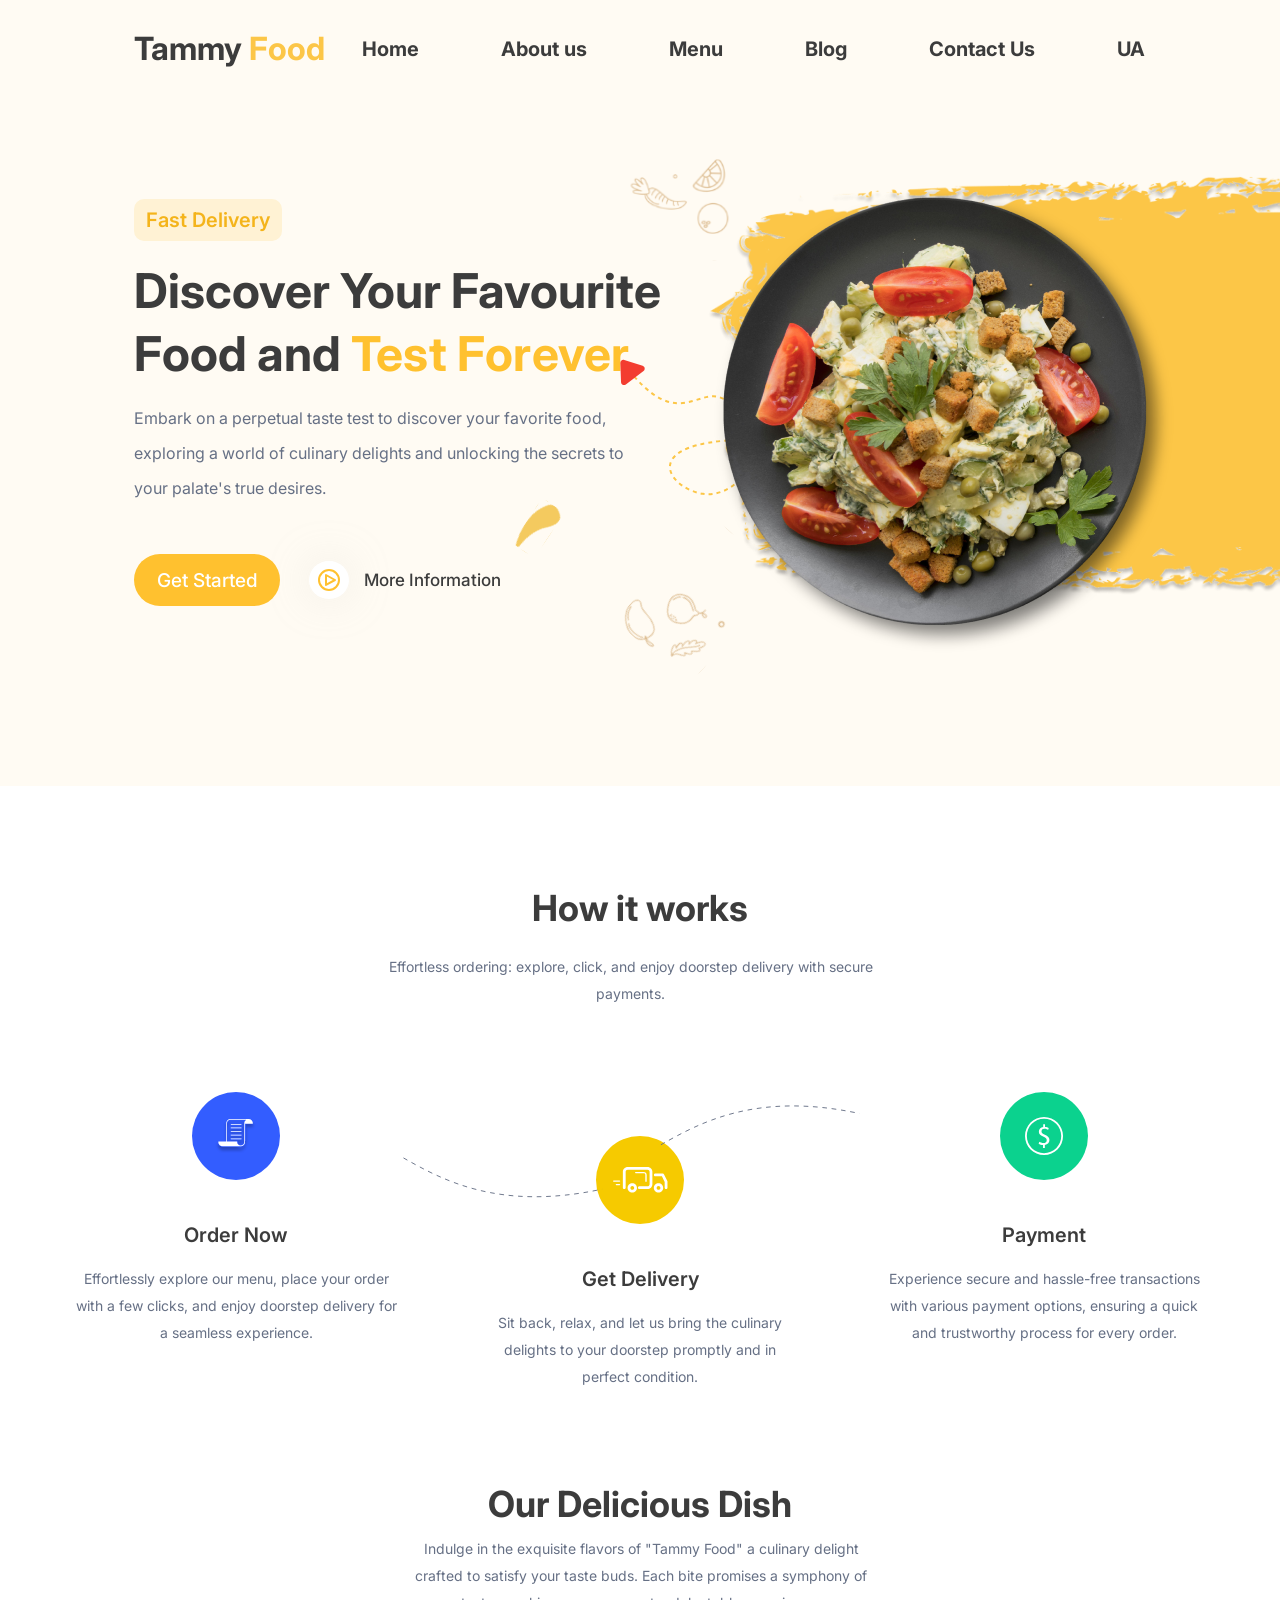
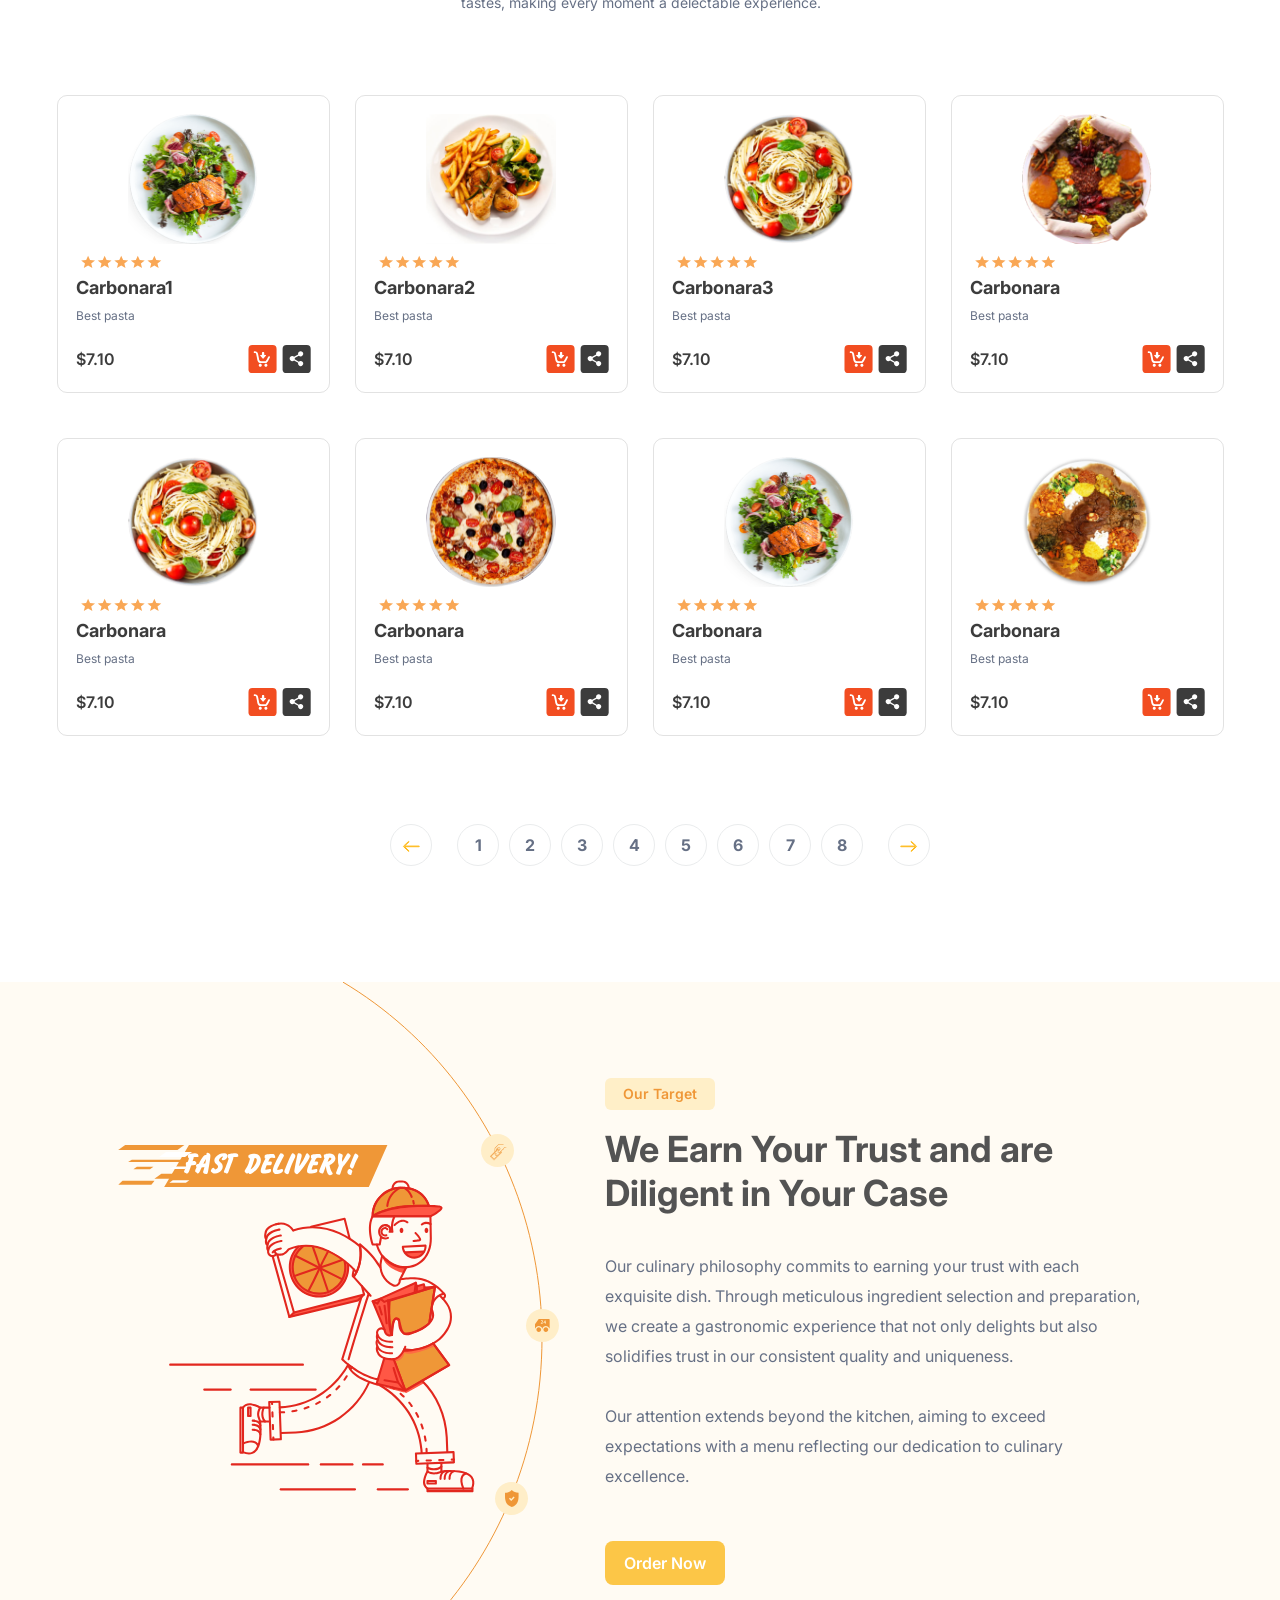
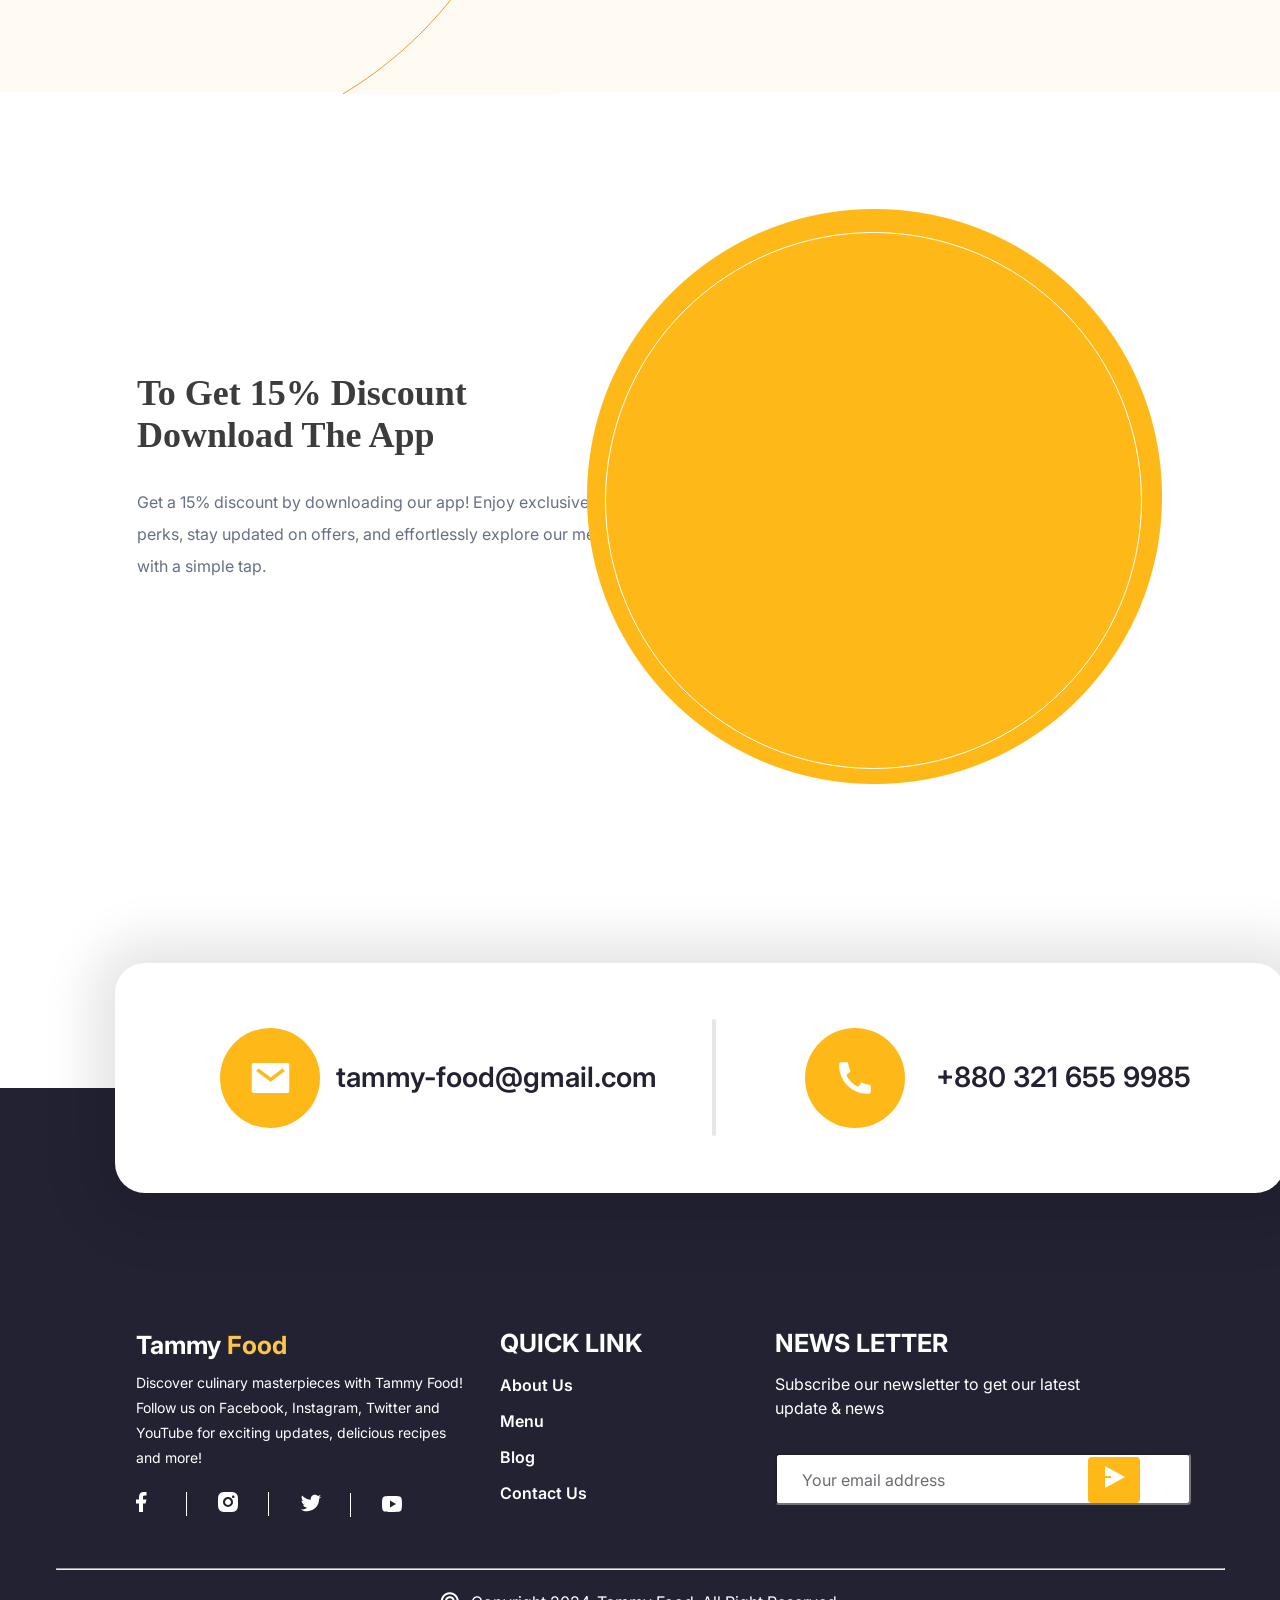
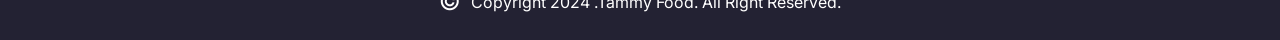
<file: index.html>
<!DOCTYPE html>
<html lang="en">

<head>
    <meta charset="UTF-8">
    <meta name="viewport" content="width=device-width, initial-scale=1.0">
    <meta name="robots" content="index, nofollow">
    <meta name="author" content="Uliana Dubrovska">
    <meta name="description" content="TammyFood best eat">
    <meta http-equiv="content-type" content="1">
    <link rel="preconnect" href="https://fonts.googleapis.com">
    <link rel="preconnect" href="https://fonts.gstatic.com" crossorigin>
    <link href="https://fonts.googleapis.com/css2?family=Inter:wght@400;500;600;700&display=swap" rel="stylesheet">
    <link href="https://unpkg.com/aos@2.3.1/dist/aos.css" rel="stylesheet">
    <link rel="stylesheet" href="https://cdnjs.cloudflare.com/ajax/libs/font-awesome/4.7.0/css/font-awesome.min.css">
    <link rel="icon" href="img/favicon/favicon%20(2).ico" type="image/x-icon">
    <!--Import materialize.css-->
    <link type="text/css" rel="stylesheet" href="style/materialize.css" media="screen,projection"/>
    <link rel="stylesheet" href="style/style.css">
    <title>Restaurant</title>
</head>

<body>
<div class="container">
    <header id="header" class="header">

        <nav class="header-menu">
            <a class="tammy" href="./">Tammy <span class="food">Food</span></a>

            <div class="information">
                <a class="main-anchors" href="index.html#header">Home</a>
                <a class="main-anchors" href="index.html#main">About us </a>
                <a class="main-anchors" href="index.html#menu">Menu</a>
                <a class="main-anchors" href="index.html#blog">Blog </a>
                <a class="main-anchors" href="index.html#contact">Contact Us</a>
                <a class="main-anchors" href="index-ua.html">UA</a>
            </div>
        </nav>

        <div class="photo">

            <img class="photo3" src="img/icons/about-us/Vector (2).svg" alt="photo3">
            <img class="photo4" src="img/icons/about-us/Vector.svg" alt="photo4">
            <img title="Arrow" class="photo5" src="img/icons/about-us/vector 3.svg" alt="photo5">
            <img class="photo6" src="img/icons/about-us/Shape.svg" alt="photo5">

            <div class="banner-info">

                <div class="button">
                    <span>Fast Delivery</span>
                </div>

                <h1 class="discover">Discover Your Favourite Food and
                    <span class="testForever">Test Forever</span>
                </h1>

                <h3 class="lorem">
                    Embark on a perpetual taste test to discover your favorite food, exploring a world of culinary
                    delights
                    and unlocking the secrets to your palate's true desires.
                </h3>

                <div class="more-information">
                    <a href="" class="waves-effect waves-light getStarted">
                        Get Started
                    </a>

                    <a class="button-information" href="">
                    <span class="circle">
                        <img class="img3 " src="img/icons/about-us/image 3.svg" alt="photo2">
                    </span>
                        <h2 class="more">More Information</h2>
                    </a>
                </div>
            </div>

            <div class="position-photo">
                <img data-aos="zoom-in" class="photo1" src="img/photo/about-us/image 2.png" alt="eat">
                <img class="photo2" src="img/photo/about-us/image 3 (1).png" alt="eat">
            </div>
        </div>
    </header>

    <main>

        <div id="main" class="main">

            <div class="about-us">
                <h1 class="describe">How it works</h1>

                <p class="lorem-2">Effortless ordering: explore, click, and enjoy doorstep delivery with secure
                    payments.
                </p>
            </div>

            <div class="about-us-parent">

                <div class="about-us-line-1">

                    <div class="overlay-1"></div>

                    <img src="img/icons/about-us/abous-us-line-1.svg" alt="about-us-line-1">
                </div>

                <div class="about-us-line-2">

                    <div class="overlay-2"></div>

                    <img src="img/icons/about-us/abous-us-line-2.svg" alt="abous-us-line-2">
                </div>

                <div class="about-us-block">

                <span class="circle-1 circle-base">
                    <img class="icons-1" src="img/icons/how-works/icons1.svg" alt="icons1">
                </span>

                    <h2 class="about-us-block-title">Order Now</h2>

                    <p class="lorem-3">Effortlessly explore our menu, place your order with a few clicks, and enjoy
                        doorstep
                        delivery for a seamless experience.
                    </p>
                </div>

                <div class="about-us-block ">

                <span class="circle-2 circle-base">
                    <img class="icons-2" src="img/icons/how-works/icons2.svg" alt="icons2">
                </span>

                    <h2 class="about-us-block-title">Get Delivery</h2>

                    <p class="lorem-3">Sit back, relax, and let us bring the culinary delights to your doorstep promptly
                        and
                        in perfect condition.
                    </p>
                </div>

                <div class="about-us-block">

                <span class="circle-3 circle-base">
                    <img class="icons-3" src="img/icons/how-works/icons3.svg" alt="icons3">
                </span>

                    <h2 class="about-us-block-title">Payment</h2>

                    <p class="lorem-3"> Experience secure and hassle-free transactions with various payment options,
                        ensuring
                        a quick and trustworthy process for every order.
                    </p>
                </div>
            </div>
        </div>

        <div id="menu" class="menu-main">

            <div class="menu-title">
                <h1 class="menu-dish">Our Delicious Dish</h1>

                <p class="lorem-menu">Indulge in the exquisite flavors of "Tammy Food" a culinary delight crafted
                    to satisfy your taste buds. Each bite promises a symphony of tastes, making every moment a
                    delectable
                    experience.
                </p>
            </div>

            <div>
                <div id="menuParent" class="menu-parent page">

                    <!--                <div class="menu-block">-->

                    <!--                    <div class="dish">-->
                    <!--                        <img height="130px" src="img/photo/menu/dish1.png" alt="dish1">-->
                    <!--                    </div>-->

                    <!--                    <div class="stars">-->
                    <!--                        <img src="img/icons/menu/strars.svg" alt="stars">-->
                    <!--                    </div>-->

                    <!--                    <p class="dish-title">New York Vega</p>-->
                    <!--                    <p class="dish-describe">Lorem Ipsum is simply dummy text of the printing and typesetting...</p>-->

                    <!--                    <div class="flex-container">-->

                    <!--                        <div>-->
                    <!--                            <p class="dish-price">$7.10</p>-->
                    <!--                        </div>-->

                    <!--                        <div class="menu-icons">-->
                    <!--                            <button class="button-shop-1">-->
                    <!--                                <img src="img/icons/menu/dish-icon1.svg" alt="icon1">-->
                    <!--                            </button>-->

                    <!--                            <button class="button-shop-2">-->
                    <!--                                <img src="img/icons/menu/dish-icon2.svg" alt="icon2">-->
                    <!--                            </button>-->
                    <!--                        </div>-->
                    <!--                    </div>-->
                    <!--                </div>-->
                </div>

                <nav class="pagination">


                    <ul class="pagination-list">

                        <li class="waves-effect waves-circle waves-light page-item page-link ">
                            <a>
                                <svg width="18" height="12" viewBox="0 0 18 12" fill="none"
                                     xmlns="http://www.w3.org/2000/svg">
                                    <path
                                            d="M1.50857 6.17296L6.50857 1.48596C6.57289 1.42715 6.6569 1.39453 6.74407 1.39453C6.83123 1.39453 6.91524 1.42715 6.97957 1.48596C7.01018 1.51407 7.03462 1.54822 7.05134 1.58626C7.06806 1.62431 7.07669 1.66541 7.07669 1.70696C7.07669 1.74852 7.06806 1.78962 7.05134 1.82766C7.03462 1.86571 7.01018 1.89986 6.97957 1.92796L2.54857 6.08196H17.0756C17.1181 6.07956 17.1607 6.08586 17.2007 6.10047C17.2407 6.11509 17.2773 6.13772 17.3082 6.16697C17.3392 6.19623 17.3638 6.23149 17.3807 6.27061C17.3976 6.30973 17.4062 6.35187 17.4062 6.39446C17.4062 6.43706 17.3976 6.4792 17.3807 6.51832C17.3638 6.55744 17.3392 6.5927 17.3082 6.62196C17.2773 6.65121 17.2407 6.67384 17.2007 6.68846C17.1607 6.70307 17.1181 6.70937 17.0756 6.70696H2.54657L6.97757 10.861C7.00818 10.8891 7.03262 10.9232 7.04934 10.9613C7.06606 10.9993 7.07469 11.0404 7.07469 11.082C7.07469 11.1235 7.06606 11.1646 7.04934 11.2027C7.03262 11.2407 7.00818 11.2749 6.97757 11.303C6.91324 11.3618 6.82923 11.3944 6.74207 11.3944C6.6549 11.3944 6.57089 11.3618 6.50657 11.303L1.50657 6.61496C1.47608 6.58672 1.45179 6.55246 1.43525 6.51434C1.4187 6.47622 1.41025 6.43508 1.41044 6.39352C1.41063 6.35197 1.41945 6.31091 1.43634 6.27294C1.45323 6.23497 1.47783 6.20093 1.50857 6.17296V6.17296Z"
                                            stroke="#FEB918" stroke-miterlimit="10"/>
                                </svg>
                            </a>
                        </li>

                        <li style="display: flex; gap: 10px" class="paginator" onclick="pagination(event)"></li>

                        <li class="waves-effect waves-circle waves-light page-item page-link">
                            <a>
                                <svg width="18" height="12" viewBox="0 0 18 12" fill="none"
                                     xmlns="http://www.w3.org/2000/svg">
                                    <path
                                            d="M16.4914 6.17296L11.4914 1.48596C11.4271 1.42715 11.3431 1.39453 11.2559 1.39453C11.1688 1.39453 11.0848 1.42715 11.0204 1.48596C10.9898 1.51407 10.9654 1.54822 10.9487 1.58626C10.9319 1.62431 10.9233 1.66541 10.9233 1.70696C10.9233 1.74852 10.9319 1.78962 10.9487 1.82766C10.9654 1.86571 10.9898 1.89986 11.0204 1.92796L15.4514 6.08196H0.924435C0.88191 6.07956 0.839341 6.08586 0.799334 6.10047C0.759328 6.11509 0.722726 6.13772 0.691769 6.16697C0.660812 6.19623 0.636152 6.23149 0.619297 6.27061C0.602443 6.30973 0.59375 6.35187 0.59375 6.39446C0.59375 6.43706 0.602443 6.4792 0.619297 6.51832C0.636152 6.55744 0.660812 6.5927 0.691769 6.62196C0.722726 6.65121 0.759328 6.67384 0.799334 6.68846C0.839341 6.70307 0.88191 6.70937 0.924435 6.70696H15.4534L11.0224 10.861C10.9918 10.8891 10.9674 10.9232 10.9507 10.9613C10.9339 10.9993 10.9253 11.0404 10.9253 11.082C10.9253 11.1235 10.9339 11.1646 10.9507 11.2027C10.9674 11.2407 10.9918 11.2749 11.0224 11.303C11.0868 11.3618 11.1708 11.3944 11.2579 11.3944C11.3451 11.3944 11.4291 11.3618 11.4934 11.303L16.4934 6.61496C16.5239 6.58672 16.5482 6.55246 16.5648 6.51434C16.5813 6.47622 16.5897 6.43508 16.5896 6.39352C16.5894 6.35197 16.5806 6.31091 16.5637 6.27294C16.5468 6.23497 16.5222 6.20093 16.4914 6.17296V6.17296Z"
                                            stroke="#FEB918" stroke-miterlimit="10"/>
                                </svg>
                            </a>
                        </li>
                    </ul>
                </nav>
            </div>


        </div>

        <div id="blog" class="fast-delivery">

            <div class="man-delivery">
                <img class="elips" src="img/icons/target/Slice%201.svg" alt="">
                <img class="man" src="img/icons/target/Group%20122.svg" alt="">
                <img class="text-path" src="img/icons/target/Group%20123.svg" alt="">
                <img class="path-1" src="img/icons/target/Path%201.svg" alt="">
                <img class="path-2" src="img/icons/target/Path%20131.svg" alt="">
                <img class="path-3" src="img/icons/target/Path%20133.svg" alt="">
                <img class="path-4" src="img/icons/target/Path%20134.svg" alt="">
                <img class="path-5" src="img/icons/target/Path%20137.svg" alt="">
                <img class="path-6" src="img/icons/target/Path%20138.svg" alt="">
                <img class="white-path-1" src="img/icons/target/Path%20132.svg" alt="">
                <img class="white-path-2" src="img/icons/target/Path%20135.svg" alt="">
                <img class="white-path-3" src="img/icons/target/Path%20136.svg" alt="">
            </div>

            <div class="target">
                <p class="button-target">Our Target</p>

                <h1 class="trust-diligent">We Earn Your Trust and are Diligent in Your Case</h1>

                <p class="main-text-delivery">
                    Our culinary philosophy commits to earning your trust with each exquisite dish. Through meticulous
                    ingredient selection and preparation, we create a gastronomic experience that not only delights but
                    also
                    solidifies trust in our consistent quality and uniqueness.
                    <br>
                    <br>
                    Our attention extends beyond the kitchen, aiming to exceed expectations with a menu reflecting our
                    dedication to culinary excellence.
                </p>

                <a href="#" class="waves-effect waves-light button-order">Order Now</a>
            </div>
        </div>

        <div class="app">

            <div class="download-app">
                <h1 class="discount-app">To Get 15% Discount Download The App</h1>

                <p class="describe-app">Get a 15% discount by downloading our app! Enjoy exclusive perks, stay updated
                    on
                    offers, and effortlessly explore our menu with a simple tap.
                </p>
            </div>

            <div class="phone">
                <img data-aos="flip-right" class="slice-phone" src="img/photo/discount/Slice_1-removebg-preview.png"
                     alt="">
                <img data-aos="fade-down" class="circle-element-1" src="img/icons/discount/Group%2033404.svg" alt="">
                <img data-aos="fade-down" class="circle-element-2" src="img/icons/discount/Group%2033406.svg" alt="">
                <img data-aos="fade-down" class="circle-element-3" src="img/icons/discount/Group%2033501.svg" alt="">
                <img data-aos="fade-down" class="circle-element-4" src="img/icons/discount/Group%2033502.svg" alt="">
                <img class="circle-phone" src="img/photo/discount/Rectangle%204861.png" alt="">
                <img class="circle-circle" src="img/icons/discount/Rectangle%204862.svg" alt="">
            </div>
        </div>
    </main>

    <footer id="contact" class="footer">

        <div class="main-footer">

            <div class="tammy-food-link">
                <h1 class="tammy-footer">Tammy <span class="food-footer">Food</span></h1>

                <p class="describe-footer">Discover culinary masterpieces with Tammy Food! Follow us on Facebook,
                    Instagram,
                    Twitter and YouTube for exciting updates, delicious recipes and more!
                </p>

                <div class="link-icons">

              <span class="program-icons">
                  <a target="_blank" href="https://www.facebook.com/">
                      <svg class="programs" width="11" height="20" viewBox="0 0 11 20" fill="none"
                           xmlns="http://www.w3.org/2000/svg">
                          <path d="M7 11.5H9.5L10.5 7.5H7V5.5C7 4.47 7 3.5 9 3.5H10.5V0.14C10.174 0.0970001 8.943 0 7.643 0C4.928 0 3 1.657 3 4.7V7.5H0V11.5H3V20H7V11.5Z"
                                fill="white"/>
                      </svg>
                  </a>
              </span>

                    <span class="program-icons">
                    <a target="_blank" href="https://www.instagram.com/">
                        <svg class="programs" width="20" height="20" viewBox="0 0 20 20" fill="none"
                             xmlns="http://www.w3.org/2000/svg">
                            <path d="M10 0C12.717 0 13.056 0.00999994 14.122 0.0599999C15.187 0.11 15.912 0.277 16.55 0.525C17.21 0.779 17.766 1.123 18.322 1.678C18.8305 2.1779 19.224 2.78259 19.475 3.45C19.722 4.087 19.89 4.813 19.94 5.878C19.987 6.944 20 7.283 20 10C20 12.717 19.99 13.056 19.94 14.122C19.89 15.187 19.722 15.912 19.475 16.55C19.2247 17.2178 18.8311 17.8226 18.322 18.322C17.822 18.8303 17.2173 19.2238 16.55 19.475C15.913 19.722 15.187 19.89 14.122 19.94C13.056 19.987 12.717 20 10 20C7.283 20 6.944 19.99 5.878 19.94C4.813 19.89 4.088 19.722 3.45 19.475C2.78233 19.2245 2.17753 18.8309 1.678 18.322C1.16941 17.8222 0.775931 17.2175 0.525 16.55C0.277 15.913 0.11 15.187 0.0599999 14.122C0.0129999 13.056 0 12.717 0 10C0 7.283 0.00999994 6.944 0.0599999 5.878C0.11 4.812 0.277 4.088 0.525 3.45C0.775236 2.78218 1.1688 2.17732 1.678 1.678C2.17767 1.16923 2.78243 0.775729 3.45 0.525C4.088 0.277 4.812 0.11 5.878 0.0599999C6.944 0.0129999 7.283 0 10 0ZM10 5C8.67392 5 7.40215 5.52678 6.46447 6.46447C5.52678 7.40215 5 8.67392 5 10C5 11.3261 5.52678 12.5979 6.46447 13.5355C7.40215 14.4732 8.67392 15 10 15C11.3261 15 12.5979 14.4732 13.5355 13.5355C14.4732 12.5979 15 11.3261 15 10C15 8.67392 14.4732 7.40215 13.5355 6.46447C12.5979 5.52678 11.3261 5 10 5ZM16.5 4.75C16.5 4.41848 16.3683 4.10054 16.1339 3.86612C15.8995 3.6317 15.5815 3.5 15.25 3.5C14.9185 3.5 14.6005 3.6317 14.3661 3.86612C14.1317 4.10054 14 4.41848 14 4.75C14 5.08152 14.1317 5.39946 14.3661 5.63388C14.6005 5.8683 14.9185 6 15.25 6C15.5815 6 15.8995 5.8683 16.1339 5.63388C16.3683 5.39946 16.5 5.08152 16.5 4.75ZM10 7C10.7956 7 11.5587 7.31607 12.1213 7.87868C12.6839 8.44129 13 9.20435 13 10C13 10.7956 12.6839 11.5587 12.1213 12.1213C11.5587 12.6839 10.7956 13 10 13C9.20435 13 8.44129 12.6839 7.87868 12.1213C7.31607 11.5587 7 10.7956 7 10C7 9.20435 7.31607 8.44129 7.87868 7.87868C8.44129 7.31607 9.20435 7 10 7Z"
                                  fill="white"/>
                        </svg>
                    </a>
                </span>

                    <span class="program-icons">
                    <a target="_blank" href="https://twitter.com/">
                        <svg class="programs" width="22" height="18" viewBox="0 0 22 18" fill="none"
                             xmlns="http://www.w3.org/2000/svg">
                            <path d="M21.162 2.65593C20.3986 2.99362 19.589 3.2154 18.76 3.31393C19.6337 2.79136 20.2877 1.96894 20.6 0.999927C19.78 1.48793 18.881 1.82993 17.944 2.01493C17.3146 1.34151 16.4804 0.89489 15.5709 0.744511C14.6615 0.594133 13.7279 0.748418 12.9153 1.18338C12.1026 1.61834 11.4564 2.30961 11.0771 3.14972C10.6978 3.98983 10.6067 4.93171 10.818 5.82893C9.1551 5.74558 7.52832 5.31345 6.04328 4.56059C4.55823 3.80773 3.24812 2.75097 2.19799 1.45893C1.82628 2.09738 1.63095 2.82315 1.63199 3.56193C1.63199 5.01193 2.36999 6.29293 3.49199 7.04293C2.828 7.02202 2.17862 6.84271 1.59799 6.51993V6.57193C1.59819 7.53763 1.93236 8.47354 2.54384 9.22099C3.15532 9.96843 4.00647 10.4814 4.95299 10.6729C4.33661 10.84 3.6903 10.8646 3.06299 10.7449C3.32986 11.5762 3.85 12.3031 4.55058 12.824C5.25117 13.3449 6.09712 13.6337 6.96999 13.6499C6.10247 14.3313 5.10917 14.8349 4.04687 15.1321C2.98458 15.4293 1.87412 15.5142 0.778992 15.3819C2.69069 16.6114 4.91609 17.264 7.18899 17.2619C14.882 17.2619 19.089 10.8889 19.089 5.36193C19.089 5.18193 19.084 4.99993 19.076 4.82193C19.8949 4.23009 20.6016 3.49695 21.163 2.65693L21.162 2.65593Z"
                                  fill="white"/>
                        </svg>
                    </a>
                </span>

                    <span class="program-icons">
                   <a target="_blank" href="https://www.youtube.com/">
                       <svg class="programs" width="20" height="16" viewBox="0 0 20 16" fill="none"
                            xmlns="http://www.w3.org/2000/svg">
                           <path d="M19.543 2.498C20 4.28 20 8 20 8C20 8 20 11.72 19.543 13.502C19.289 14.487 18.546 15.262 17.605 15.524C15.896 16 10 16 10 16C10 16 4.107 16 2.395 15.524C1.45 15.258 0.708 14.484 0.457 13.502C2.98023e-08 11.72 0 8 0 8C0 8 2.98023e-08 4.28 0.457 2.498C0.711 1.513 1.454 0.738 2.395 0.476C4.107 -1.78814e-07 10 0 10 0C10 0 15.896 -1.78814e-07 17.605 0.476C18.55 0.742 19.292 1.516 19.543 2.498ZM8 11.5L14 8L8 4.5V11.5Z"
                                 fill="white"/>
                       </svg>
                   </a>
               </span>
                </div>
            </div>

            <div class="link">
                <h1 class="quick-link">quick link</h1>

                <div class="link-type" style="display: inline-flex">
                    <a href="index.html#main"><span class="link-hover">About Us</span></a>
                    <a href="index.html#menu"><span class="link-hover">Menu</span></a>
                    <a href="index.html#blog"><span class="link-hover">Blog</span></a>
                    <a href="index.html#contact"><span class="link-hover">Contact Us</span></a>
                </div>
            </div>

            <div class="letter-link">
                <h1 class="letter">news letter</h1>

                <p class="describe-letter">Subscribe our newsletter to get our latest update & news</p>

                <form action="GET">
                    <div>
                        <input type="email" id="emailData" placeholder="Your email address">
                    </div>

                    <button type="reset" onclick="sendEmail()" class="waves-effect waves-light base-plane">
                    <span>
                        <img class="plane" src="img/icons/footer/send-plane-2-fill.svg" alt="">
                    </span>
                    </button>
                </form>
            </div>
        </div>

        <hr>

        <div class="footer-end">
            <p class="copy">&copy;</p>
            <p class="copyright">Copyright 2024 .Tammy Food. All Right Reserved.</p>
        </div>

        <div class="email ">
        <span class="elips-base-email-1">
            <img class="mail-icons-1" src="img/icons/footer/mail-fill.svg" alt="">
        </span>

            <a class="text-mail"
               href="mailto: example@gmail.com? subject=Задайте%20нам%20питання&body=Введіть%20текст">tammy-food@gmail.com
            </a>

            <img class="line-mail" src="img/icons/footer/Line%202.svg" alt="">

            <span class="elips-base-email-2 ">
            <img class="mail-icons-2" src="img/icons/footer/phone-fill.svg" alt="">
        </span>

            <a class="text-phone" href="tel:+6494461709">+880 321 655 9985</a>
        </div>
    </footer>

    <div id="myBtn" title="Back to top">
        <i class="fa fa-arrow-up"></i>
    </div>
</div>


<script src="https://unpkg.com/aos@2.3.1/dist/aos.js"></script>
<script type="text/javascript" src="js/materialize.min.js"></script>
<script src="https://ajax.googleapis.com/ajax/libs/jquery/2.2.4/jquery.min.js"></script>
<script src="js/main.js"></script>

<script>
    function sendEmail() {
        let dataInput = document.getElementById("emailData").value
        //console.log(dataInput)

        let regexExp = /^[\w-\.]+@([\w-]+\.)+[\w-]{2,4}$/

        let isMail = regexExp.test(dataInput)

        let config = {
            "telegram": {
                "token": "6389864163:AAGORCaDM7iTxC3Wiw6BTsCJrrsCPZc_mu4",
                "chat": "@TammyFood"
            }
        }

        if (isMail) {
            fetch(`https://api.telegram.org/bot${config.telegram.token}/sendMessage?chat_id=${config.telegram.chat}&parse_mode=html&text=${dataInput}`)
                .then((response) => {
                    return response.json();
                })
                .then((data) => {
                    console.log(data);
                });
        } else {
            alert("Неправильна адреса")
        }

    }
</script>

</body>
</html>
</file>
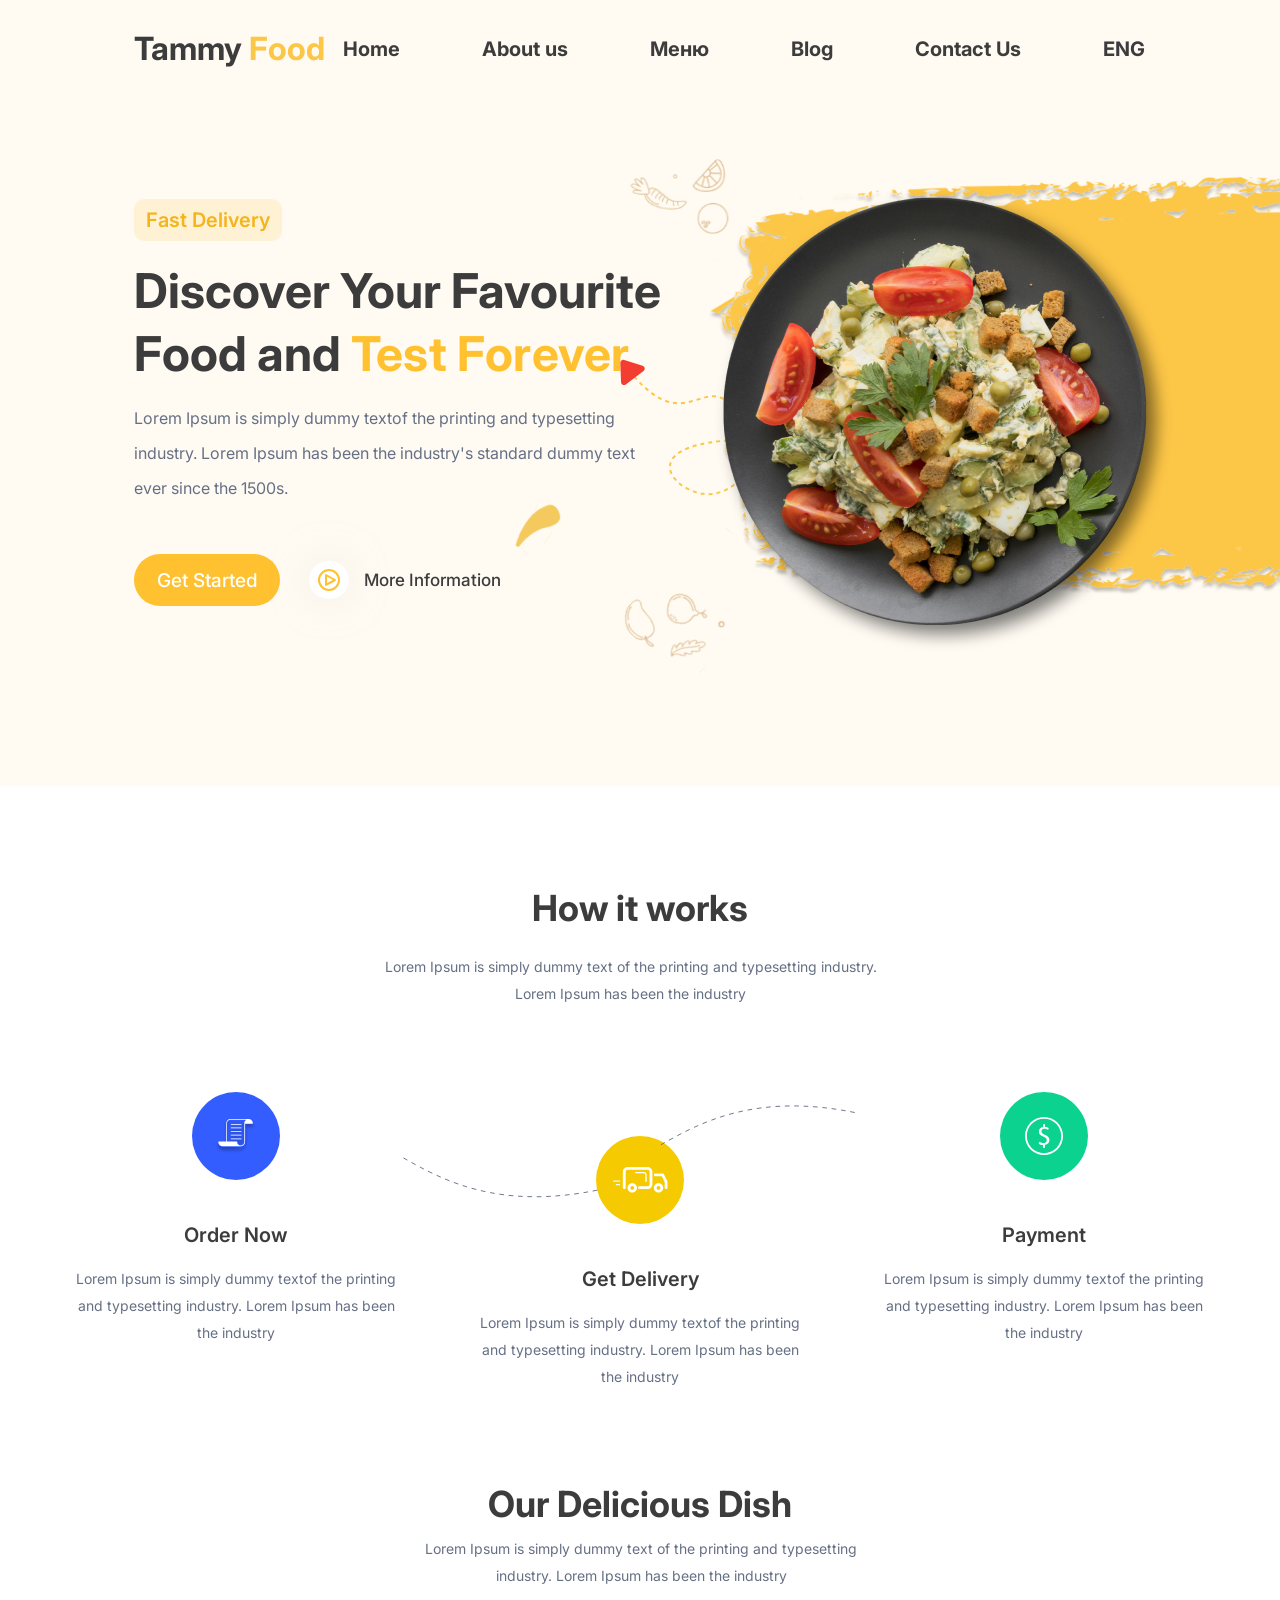
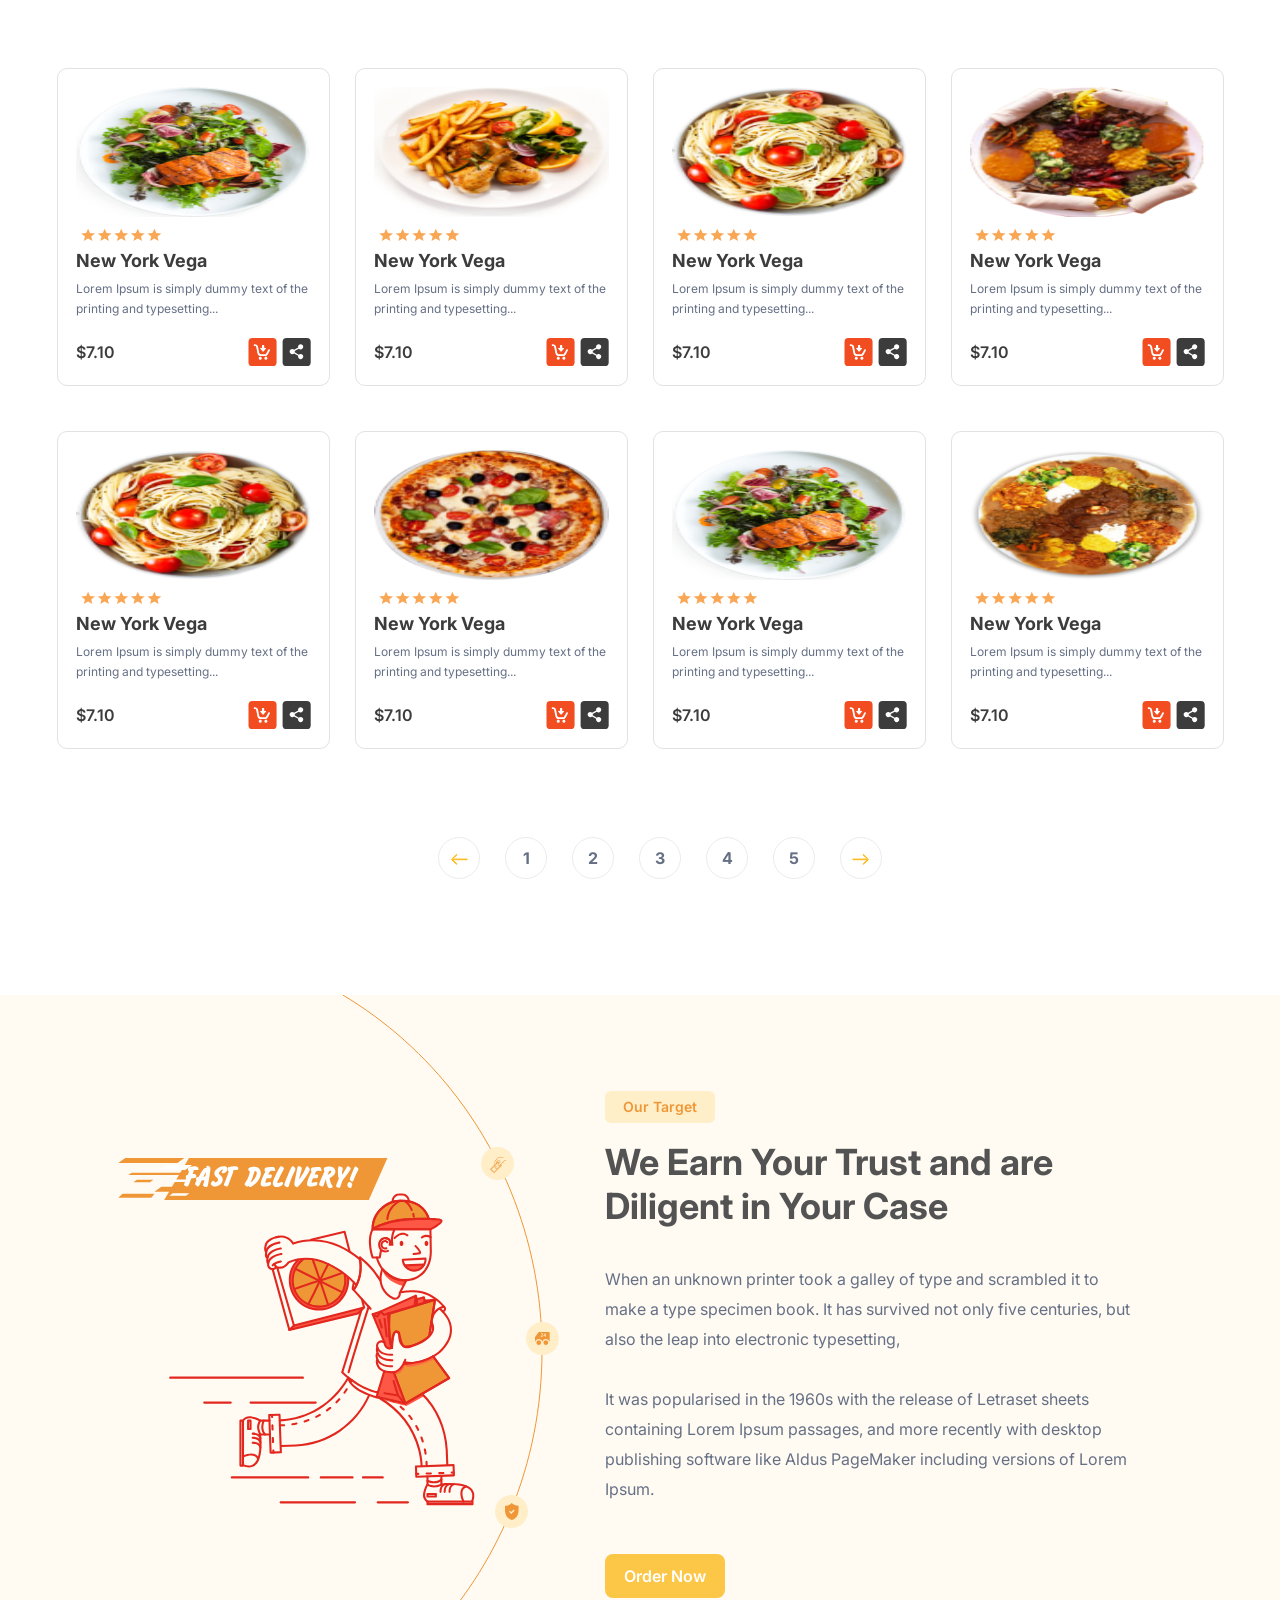
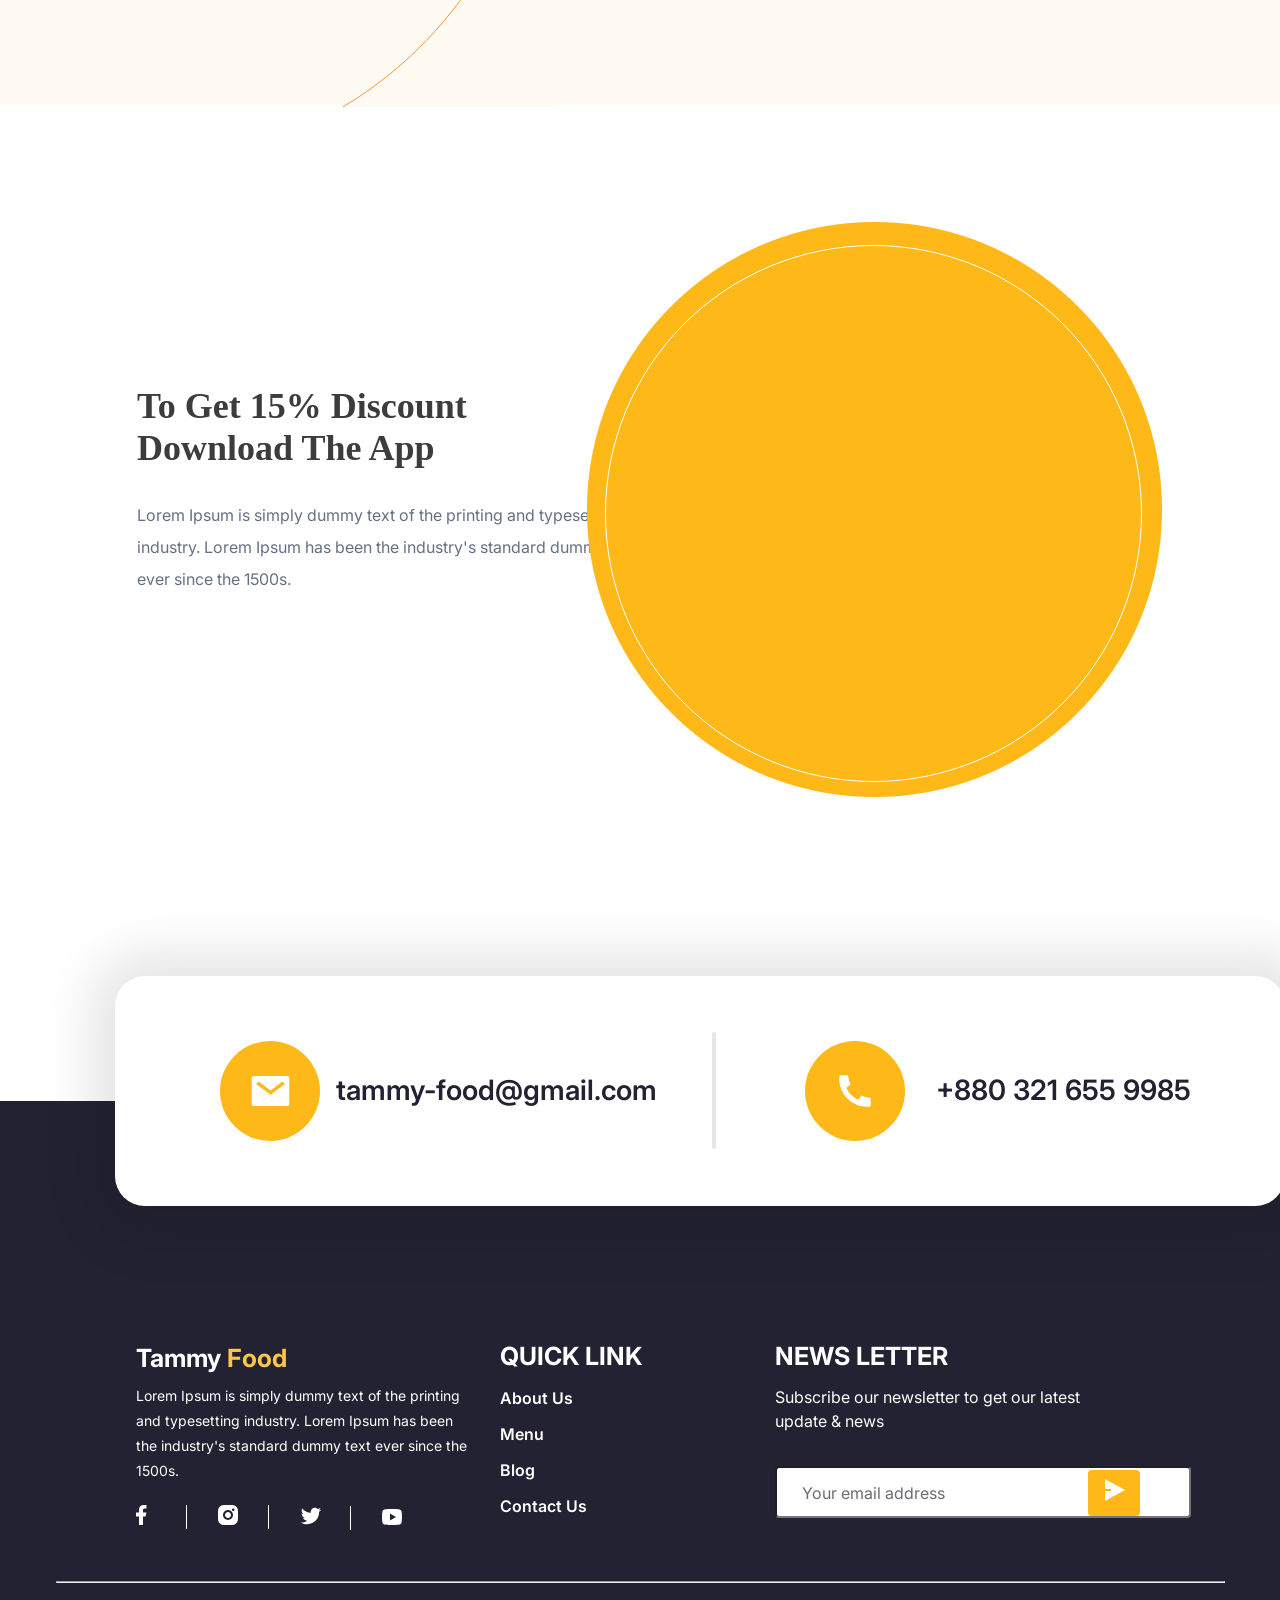
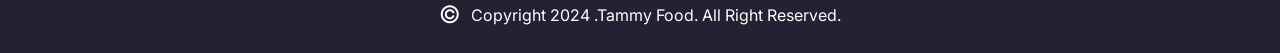
<file: index-ua.html>
<!DOCTYPE html>
<html lang="en">

<head>
    <meta charset="UTF-8">
    <meta name="viewport" content="width=device-width, initial-scale=1.0">
    <meta  name="robots" content="index, nofollow">
    <meta name="author" content="Uliana Dubrovska">
    <meta name="description" content="TammyFood best eat">
    <meta http-equiv="content-type" content="1">
    <link rel="preconnect" href="https://fonts.googleapis.com">
    <link rel="preconnect" href="https://fonts.gstatic.com" crossorigin>
    <link href="https://fonts.googleapis.com/css2?family=Inter:wght@400;500;600;700&display=swap" rel="stylesheet">
    <link href="https://unpkg.com/aos@2.3.1/dist/aos.css" rel="stylesheet">
    <script src="https://ajax.googleapis.com/ajax/libs/jquery/2.2.4/jquery.min.js"></script>
    <link rel="stylesheet" href="https://cdnjs.cloudflare.com/ajax/libs/font-awesome/4.7.0/css/font-awesome.min.css">
    <link rel="icon" href="img/favicon/favicon%20(2).ico" type="image/x-icon">
    <link rel="stylesheet" href="style/style.css">
    <title>Restaurant</title>
</head>

<body class="container">
<header id="header" class="header">
    <nav class="header-menu"><a class="tammy" href="./">Tammy <span class="food">Food</span></a>
        <div class="information"><a class="main-anchors" href="index.html#header">Home</a> <a class="main-anchors"
                                                                                              href="index.html#main">About
            us </a> <a
                class="main-anchors" href="index.html#menu">Меню</a> <a class="main-anchors"
                                                                        href="index.html#blog">Blog </a> <a
                class="main-anchors" href="index.html#contact">Contact
            Us</a>
            <a
                    class="main-anchors" href="index.html">ENG</a>
        </div>
    </nav>
    <div class="photo">
        <img class="photo3" src="img/icons/about-us/Vector (2).svg" alt="photo3">
        <img class="photo4" src="img/icons/about-us/Vector.svg" alt="photo4">
        <img title="Arrow" class="photo5" src="img/icons/about-us/vector 3.svg" alt="photo5">
        <img class="photo6" src="img/icons/about-us/Shape.svg" alt="photo5">
        <div class="banner-info">

            <div class="button">
                <span>Fast Delivery</span>
            </div>

            <h1 class="discover">Discover Your Favourite
                Food and <span class="testForever">Test Forever</span></h1>
            <h3 class="lorem">Lorem Ipsum is simply dummy textof the printing and typesetting
                industry. Lorem Ipsum has been the industry's standard dummy
                text ever since the 1500s.
            </h3>
            <div class="more-information">
                <a href="" class="getStarted">
                    Get Started
                </a>

                <a class="button-information" href=""> <span class="circle"><img class="img3 "
                                                                                 src="img/icons/about-us/image 3.svg"
                                                                                 alt="photo2"></span>
                    <h2 class="more">More Information</h2>
                </a>

            </div>
        </div>
        <div class="position-photo">
            <img data-aos="zoom-in" class="photo1" src="img/photo/about-us/image 2.png" alt="eat">
            <img class="photo2" src="img/photo/about-us/image 3 (1).png" alt="eat">

        </div>
    </div>
</header>
<main>
    <div id="main" class="main">
        <div class="about-us">
            <h1 class="describe">How it works</h1>
            <p class="lorem-2">Lorem Ipsum is simply dummy text of the printing and typesetting industry.
                Lorem Ipsum has been the industry
            </p>
        </div>
        <div class="about-us-parent">
            <div class="about-us-line-1">
                <div class="overlay-1"></div>
                <img src="img/icons/about-us/abous-us-line-1.svg" alt="about-us-line-1">
            </div>
            <div class="about-us-line-2">
                <div class="overlay-2"></div>
                <img src="img/icons/about-us/abous-us-line-2.svg" alt="abous-us-line-2">
            </div>
            <div class="about-us-block">
                    <span class="circle-1 circle-base"><img class="icons-1" src="img/icons/how-works/icons1.svg"
                                                            alt="icons1"></span>
                <h2 class="about-us-block-title">Order Now</h2>
                <p class="lorem-3">Lorem Ipsum is simply dummy textof the printing and typesetting
                    industry. Lorem Ipsum has been the industry
                </p>
            </div>
            <div class="about-us-block ">
                    <span class="circle-2 circle-base"><img class="icons-2" src="img/icons/how-works/icons2.svg"
                                                            alt="icons2"></span>
                <h2 class="about-us-block-title">Get Delivery</h2>
                <p class="lorem-3">Lorem Ipsum is simply dummy textof the printing and typesetting
                    industry. Lorem Ipsum has been the industry</p>

            </div>
            <div class="about-us-block">
                    <span class="circle-3 circle-base"><img class="icons-3" src="img/icons/how-works/icons3.svg"
                                                            alt="icons3"></span>
                <h2 class="about-us-block-title">Payment</h2>
                <p class="lorem-3">Lorem Ipsum is simply dummy textof the printing and typesetting
                    industry. Lorem Ipsum has been the industry</p>
            </div>
        </div>

    </div>
    <div id="menu" class="menu-main">
        <div class="menu-title">
            <h1 class="menu-dish">Our Delicious Dish</h1>
            <p class="lorem-menu">Lorem Ipsum is simply dummy text of the printing and typesetting industry.
                Lorem Ipsum has been the industry</p>
        </div>
        <div class="menu-parent">
            <div class="menu-block">
                <img class="dish" height="130px" src="img/photo/menu/dish1.png" alt="dish1">
                <div class="stars"><img src="img/icons/menu/strars.svg" alt="stars"></div>
                <p class="dish-title">New York Vega</p>
                <p class="dish-describe">Lorem Ipsum is simply dummy text of the printing and typesetting...</p>
                <div class="flex-container">
                    <div>
                        <p class="dish-price">$7.10</p>
                    </div>
                    <div class="menu-icons">
                        <button class="button-shop-1"><img src="img/icons/menu/dish-icon1.svg" alt="icon1"></button>
                        <button class="button-shop-2"><img src="img/icons/menu/dish-icon2.svg" alt="icon2"></button>
                    </div>
                </div>
            </div>
            <div class="menu-block">
                <img class="dish" height="130px" src="img/photo/menu/dish2.png" alt="dish1">
                <div class="stars"><img src="img/icons/menu/strars.svg" alt="stars"></div>
                <p class="dish-title">New York Vega</p>
                <p class="dish-describe">Lorem Ipsum is simply dummy text of the printing and typesetting...</p>
                <div class="flex-container">
                    <div>
                        <p class="dish-price">$7.10</p>
                    </div>
                    <div class="menu-icons">
                        <button class="button-shop-1"><img src="img/icons/menu/dish-icon1.svg" alt="icon1"></button>
                        <button class="button-shop-2"><img src="img/icons/menu/dish-icon2.svg" alt="icon2"></button>
                    </div>
                </div>
            </div>
            <div class="menu-block">
                <img class="dish" height="130px" src="img/photo/menu/dish3.png" alt="dish1">
                <div class="stars"><img src="img/icons/menu/strars.svg" alt="stars"></div>
                <p class="dish-title">New York Vega</p>
                <p class="dish-describe">Lorem Ipsum is simply dummy text of the printing and typesetting...</p>
                <div class="flex-container">
                    <div>
                        <p class="dish-price">$7.10</p>
                    </div>
                    <div class="menu-icons">
                        <button class="button-shop-1"><img src="img/icons/menu/dish-icon1.svg" alt="icon1"></button>
                        <button class="button-shop-2"><img src="img/icons/menu/dish-icon2.svg" alt="icon2"></button>
                    </div>
                </div>
            </div>
            <div class="menu-block">
                <img class="dish" height="130px" src="img/photo/menu/dish4.png" alt="dish1">
                <div class="stars"><img src="img/icons/menu/strars.svg" alt="stars"></div>
                <p class="dish-title">New York Vega</p>
                <p class="dish-describe">Lorem Ipsum is simply dummy text of the printing and typesetting...</p>
                <div class="flex-container">
                    <div>
                        <p class="dish-price">$7.10</p>
                    </div>
                    <div class="menu-icons">
                        <button class="button-shop-1"><img src="img/icons/menu/dish-icon1.svg" alt="icon1"></button>
                        <button class="button-shop-2"><img src="img/icons/menu/dish-icon2.svg" alt="icon2"></button>
                    </div>
                </div>
            </div>
            <div class="menu-block">
                <img class="dish" height="130px" src="img/photo/menu/dish5.png" alt="dish1">
                <div class="stars"><img src="img/icons/menu/strars.svg" alt="stars"></div>
                <p class="dish-title">New York Vega</p>
                <p class="dish-describe">Lorem Ipsum is simply dummy text of the printing and typesetting...</p>
                <div class="flex-container">
                    <div>
                        <p class="dish-price">$7.10</p>
                    </div>
                    <div class="menu-icons">
                        <button class="button-shop-1"><img src="img/icons/menu/dish-icon1.svg" alt="icon1"></button>
                        <button class="button-shop-2"><img src="img/icons/menu/dish-icon2.svg" alt="icon2"></button>
                    </div>
                </div>
            </div>
            <div class="menu-block">
                <img class="dish" height="130px" src="img/photo/menu/dish6.png" alt="dish1">
                <div class="stars"><img src="img/icons/menu/strars.svg" alt="stars"></div>
                <p class="dish-title">New York Vega</p>
                <p class="dish-describe">Lorem Ipsum is simply dummy text of the printing and typesetting...</p>
                <div class="flex-container">
                    <div>
                        <p class="dish-price">$7.10</p>
                    </div>
                    <div class="menu-icons">
                        <button class="button-shop-1"><img src="img/icons/menu/dish-icon1.svg" alt="icon1"></button>
                        <button class="button-shop-2"><img src="img/icons/menu/dish-icon2.svg" alt="icon2"></button>
                    </div>
                </div>
            </div>
            <div class="menu-block">
                <img class="dish" height="130px" src="img/photo/menu/dish7.png" alt="dish1">
                <div class="stars"><img src="img/icons/menu/strars.svg" alt="stars"></div>
                <p class="dish-title">New York Vega</p>
                <p class="dish-describe">Lorem Ipsum is simply dummy text of the printing and typesetting...</p>
                <div class="flex-container">
                    <div>
                        <p class="dish-price">$7.10</p>
                    </div>
                    <div class="menu-icons">
                        <button class="button-shop-1"><img src="img/icons/menu/dish-icon1.svg" alt="icon1"></button>
                        <button class="button-shop-2"><img src="img/icons/menu/dish-icon2.svg" alt="icon2"></button>
                    </div>
                </div>
            </div>
            <div class="menu-block" id="menu-block-8">
                <img class="dish" height="130px" src="img/photo/menu/dish8.png" alt="dish1">
                <div class="stars"><img src="img/icons/menu/strars.svg" alt="stars"></div>
                <p class="dish-title">New York Vega</p>
                <p class="dish-describe">Lorem Ipsum is simply dummy text of the printing and typesetting...</p>
                <div class="flex-container">
                    <div>
                        <p class="dish-price">$7.10</p>
                    </div>
                    <div class="menu-icons">
                        <button class="button-shop-1"><img src="img/icons/menu/dish-icon1.svg" alt="icon1"></button>
                        <button class="button-shop-2"><img src="img/icons/menu/dish-icon2.svg" alt="icon2"></button>
                    </div>
                </div>
            </div>


        </div>


        <nav class="pagination">
            <ul class="pagination-list">
                <li class="page-item page-link ">
                    <a href="#">
                        <svg width="18" height="12" viewBox="0 0 18 12" fill="none"
                             xmlns="http://www.w3.org/2000/svg">
                            <path
                                    d="M1.50857 6.17296L6.50857 1.48596C6.57289 1.42715 6.6569 1.39453 6.74407 1.39453C6.83123 1.39453 6.91524 1.42715 6.97957 1.48596C7.01018 1.51407 7.03462 1.54822 7.05134 1.58626C7.06806 1.62431 7.07669 1.66541 7.07669 1.70696C7.07669 1.74852 7.06806 1.78962 7.05134 1.82766C7.03462 1.86571 7.01018 1.89986 6.97957 1.92796L2.54857 6.08196H17.0756C17.1181 6.07956 17.1607 6.08586 17.2007 6.10047C17.2407 6.11509 17.2773 6.13772 17.3082 6.16697C17.3392 6.19623 17.3638 6.23149 17.3807 6.27061C17.3976 6.30973 17.4062 6.35187 17.4062 6.39446C17.4062 6.43706 17.3976 6.4792 17.3807 6.51832C17.3638 6.55744 17.3392 6.5927 17.3082 6.62196C17.2773 6.65121 17.2407 6.67384 17.2007 6.68846C17.1607 6.70307 17.1181 6.70937 17.0756 6.70696H2.54657L6.97757 10.861C7.00818 10.8891 7.03262 10.9232 7.04934 10.9613C7.06606 10.9993 7.07469 11.0404 7.07469 11.082C7.07469 11.1235 7.06606 11.1646 7.04934 11.2027C7.03262 11.2407 7.00818 11.2749 6.97757 11.303C6.91324 11.3618 6.82923 11.3944 6.74207 11.3944C6.6549 11.3944 6.57089 11.3618 6.50657 11.303L1.50657 6.61496C1.47608 6.58672 1.45179 6.55246 1.43525 6.51434C1.4187 6.47622 1.41025 6.43508 1.41044 6.39352C1.41063 6.35197 1.41945 6.31091 1.43634 6.27294C1.45323 6.23497 1.47783 6.20093 1.50857 6.17296V6.17296Z"
                                    stroke="#FEB918" stroke-miterlimit="10"/>
                        </svg>
                    </a>
                </li>
                <li class="page-item page-link"><a class="page-link-text" href="#">1</a></li>
                <li class="page-item page-link"><a class="page-link-text" href="#">2</a></li>
                <li class="page-item page-link"><a class="page-link-text" href="#">3</a></li>
                <li class="page-item page-link"><a class="page-link-text" href="#">4</a></li>
                <li class="page-item page-link"><a class="page-link-text" href="#">5</a></li>
                <li class="page-item page-link">
                    <a href="#">
                        <svg width="18" height="12" viewBox="0 0 18 12" fill="none"
                             xmlns="http://www.w3.org/2000/svg">
                            <path
                                    d="M16.4914 6.17296L11.4914 1.48596C11.4271 1.42715 11.3431 1.39453 11.2559 1.39453C11.1688 1.39453 11.0848 1.42715 11.0204 1.48596C10.9898 1.51407 10.9654 1.54822 10.9487 1.58626C10.9319 1.62431 10.9233 1.66541 10.9233 1.70696C10.9233 1.74852 10.9319 1.78962 10.9487 1.82766C10.9654 1.86571 10.9898 1.89986 11.0204 1.92796L15.4514 6.08196H0.924435C0.88191 6.07956 0.839341 6.08586 0.799334 6.10047C0.759328 6.11509 0.722726 6.13772 0.691769 6.16697C0.660812 6.19623 0.636152 6.23149 0.619297 6.27061C0.602443 6.30973 0.59375 6.35187 0.59375 6.39446C0.59375 6.43706 0.602443 6.4792 0.619297 6.51832C0.636152 6.55744 0.660812 6.5927 0.691769 6.62196C0.722726 6.65121 0.759328 6.67384 0.799334 6.68846C0.839341 6.70307 0.88191 6.70937 0.924435 6.70696H15.4534L11.0224 10.861C10.9918 10.8891 10.9674 10.9232 10.9507 10.9613C10.9339 10.9993 10.9253 11.0404 10.9253 11.082C10.9253 11.1235 10.9339 11.1646 10.9507 11.2027C10.9674 11.2407 10.9918 11.2749 11.0224 11.303C11.0868 11.3618 11.1708 11.3944 11.2579 11.3944C11.3451 11.3944 11.4291 11.3618 11.4934 11.303L16.4934 6.61496C16.5239 6.58672 16.5482 6.55246 16.5648 6.51434C16.5813 6.47622 16.5897 6.43508 16.5896 6.39352C16.5894 6.35197 16.5806 6.31091 16.5637 6.27294C16.5468 6.23497 16.5222 6.20093 16.4914 6.17296V6.17296Z"
                                    stroke="#FEB918" stroke-miterlimit="10"/>
                        </svg>
                    </a>
                </li>
            </ul>
        </nav>
    </div>

    <div id="blog" class="fast-delivery">
        <div class="man-delivery">
            <img class="elips" src="img/icons/target/Slice%201.svg" alt="">
            <img class="man" src="img/icons/target/Group%20122.svg" alt="">
            <img class="text-path" src="img/icons/target/Group%20123.svg" alt="">
            <img class="path-1" src="img/icons/target/Path%201.svg" alt="">
            <img class="path-2" src="img/icons/target/Path%20131.svg" alt="">
            <img class="path-3" src="img/icons/target/Path%20133.svg" alt="">
            <img class="path-4" src="img/icons/target/Path%20134.svg" alt="">
            <img class="path-5" src="img/icons/target/Path%20137.svg" alt="">
            <img class="path-6" src="img/icons/target/Path%20138.svg" alt="">
            <img class="white-path-1" src="img/icons/target/Path%20132.svg" alt="">
            <img class="white-path-2" src="img/icons/target/Path%20135.svg" alt="">
            <img class="white-path-3" src="img/icons/target/Path%20136.svg" alt="">
        </div>
        <div class="target">
            <p class="button-target">Our Target</p>
            <h1 class="trust-diligent">We Earn Your Trust and are Diligent in Your Case</h1>
            <p class="main-text-delivery"> When an unknown printer took a galley of type and scrambled it to make a
                type specimen book. It has
                survived not only five centuries, but also the leap into electronic typesetting,
                <br>
                <br>
                It was popularised
                in the 1960s with the release of Letraset sheets containing Lorem Ipsum passages, and more recently
                with desktop publishing software like Aldus PageMaker including versions of Lorem Ipsum.
            </p>
            <a href="#" class="button-order">Order Now</a>
        </div>

    </div>
    <div class="app">
        <div class="download-app">
            <h1 class="discount-app">To Get 15% Discount Download The App</h1>
            <p class="describe-app">Lorem Ipsum is simply dummy text of the printing and typesetting industry. Lorem
                Ipsum has been the
                industry's standard dummy text ever since the 1500s.</p>
        </div>
        <div class="phone">
            <img data-aos="flip-right" class="slice-phone" src="img/photo/discount/Slice_1-removebg-preview.png" alt="">
            <img data-aos="fade-down" class="circle-element-1" src="img/icons/discount/Group%2033404.svg" alt="">
            <img data-aos="fade-down" class="circle-element-2" src="img/icons/discount/Group%2033406.svg" alt="">
            <img data-aos="fade-down" class="circle-element-3" src="img/icons/discount/Group%2033501.svg" alt="">
            <img data-aos="fade-down" class="circle-element-4" src="img/icons/discount/Group%2033502.svg" alt="">
            <img class="circle-phone" src="img/photo/discount/Rectangle%204861.png" alt="">
            <img class="circle-circle" src="img/icons/discount/Rectangle%204862.svg" alt="">

        </div>
    </div>

</main>
<footer id="contact" class="footer">
    <div class="main-footer">
        <div class="tammy-food-link">
            <h1 class="tammy-footer">Tammy <span class="food-footer">Food</span></h1>
            <p class="describe-footer">Lorem Ipsum is simply dummy text of the printing and typesetting industry.
                Lorem
                Ipsum has been the
                industry's standard dummy text ever since the 1500s.</p>
            <div class="link-icons">
              <span class="program-icons">
                  <a target="_blank" href="https://www.facebook.com/">
                      <svg class="programs" width="11" height="20" viewBox="0 0 11 20" fill="none"
                           xmlns="http://www.w3.org/2000/svg">
                    <path d="M7 11.5H9.5L10.5 7.5H7V5.5C7 4.47 7 3.5 9 3.5H10.5V0.14C10.174 0.0970001 8.943 0 7.643 0C4.928 0 3 1.657 3 4.7V7.5H0V11.5H3V20H7V11.5Z"
                          fill="white"/>
                      </svg>
                  </a>
              </span>
                <span class="program-icons">
                    <a target="_blank" href="https://www.instagram.com/">
                    <svg class="programs" width="20" height="20" viewBox="0 0 20 20" fill="none"
                         xmlns="http://www.w3.org/2000/svg">
                    <path d="M10 0C12.717 0 13.056 0.00999994 14.122 0.0599999C15.187 0.11 15.912 0.277 16.55 0.525C17.21 0.779 17.766 1.123 18.322 1.678C18.8305 2.1779 19.224 2.78259 19.475 3.45C19.722 4.087 19.89 4.813 19.94 5.878C19.987 6.944 20 7.283 20 10C20 12.717 19.99 13.056 19.94 14.122C19.89 15.187 19.722 15.912 19.475 16.55C19.2247 17.2178 18.8311 17.8226 18.322 18.322C17.822 18.8303 17.2173 19.2238 16.55 19.475C15.913 19.722 15.187 19.89 14.122 19.94C13.056 19.987 12.717 20 10 20C7.283 20 6.944 19.99 5.878 19.94C4.813 19.89 4.088 19.722 3.45 19.475C2.78233 19.2245 2.17753 18.8309 1.678 18.322C1.16941 17.8222 0.775931 17.2175 0.525 16.55C0.277 15.913 0.11 15.187 0.0599999 14.122C0.0129999 13.056 0 12.717 0 10C0 7.283 0.00999994 6.944 0.0599999 5.878C0.11 4.812 0.277 4.088 0.525 3.45C0.775236 2.78218 1.1688 2.17732 1.678 1.678C2.17767 1.16923 2.78243 0.775729 3.45 0.525C4.088 0.277 4.812 0.11 5.878 0.0599999C6.944 0.0129999 7.283 0 10 0ZM10 5C8.67392 5 7.40215 5.52678 6.46447 6.46447C5.52678 7.40215 5 8.67392 5 10C5 11.3261 5.52678 12.5979 6.46447 13.5355C7.40215 14.4732 8.67392 15 10 15C11.3261 15 12.5979 14.4732 13.5355 13.5355C14.4732 12.5979 15 11.3261 15 10C15 8.67392 14.4732 7.40215 13.5355 6.46447C12.5979 5.52678 11.3261 5 10 5ZM16.5 4.75C16.5 4.41848 16.3683 4.10054 16.1339 3.86612C15.8995 3.6317 15.5815 3.5 15.25 3.5C14.9185 3.5 14.6005 3.6317 14.3661 3.86612C14.1317 4.10054 14 4.41848 14 4.75C14 5.08152 14.1317 5.39946 14.3661 5.63388C14.6005 5.8683 14.9185 6 15.25 6C15.5815 6 15.8995 5.8683 16.1339 5.63388C16.3683 5.39946 16.5 5.08152 16.5 4.75ZM10 7C10.7956 7 11.5587 7.31607 12.1213 7.87868C12.6839 8.44129 13 9.20435 13 10C13 10.7956 12.6839 11.5587 12.1213 12.1213C11.5587 12.6839 10.7956 13 10 13C9.20435 13 8.44129 12.6839 7.87868 12.1213C7.31607 11.5587 7 10.7956 7 10C7 9.20435 7.31607 8.44129 7.87868 7.87868C8.44129 7.31607 9.20435 7 10 7Z"
                          fill="white"/>
                    </svg>
                    </a>
                </span>
                <span class="program-icons">
                <a target="_blank" href="https://twitter.com/">
                    <svg class="programs" width="22" height="18" viewBox="0 0 22 18" fill="none"
                         xmlns="http://www.w3.org/2000/svg">
                    <path d="M21.162 2.65593C20.3986 2.99362 19.589 3.2154 18.76 3.31393C19.6337 2.79136 20.2877 1.96894 20.6 0.999927C19.78 1.48793 18.881 1.82993 17.944 2.01493C17.3146 1.34151 16.4804 0.89489 15.5709 0.744511C14.6615 0.594133 13.7279 0.748418 12.9153 1.18338C12.1026 1.61834 11.4564 2.30961 11.0771 3.14972C10.6978 3.98983 10.6067 4.93171 10.818 5.82893C9.1551 5.74558 7.52832 5.31345 6.04328 4.56059C4.55823 3.80773 3.24812 2.75097 2.19799 1.45893C1.82628 2.09738 1.63095 2.82315 1.63199 3.56193C1.63199 5.01193 2.36999 6.29293 3.49199 7.04293C2.828 7.02202 2.17862 6.84271 1.59799 6.51993V6.57193C1.59819 7.53763 1.93236 8.47354 2.54384 9.22099C3.15532 9.96843 4.00647 10.4814 4.95299 10.6729C4.33661 10.84 3.6903 10.8646 3.06299 10.7449C3.32986 11.5762 3.85 12.3031 4.55058 12.824C5.25117 13.3449 6.09712 13.6337 6.96999 13.6499C6.10247 14.3313 5.10917 14.8349 4.04687 15.1321C2.98458 15.4293 1.87412 15.5142 0.778992 15.3819C2.69069 16.6114 4.91609 17.264 7.18899 17.2619C14.882 17.2619 19.089 10.8889 19.089 5.36193C19.089 5.18193 19.084 4.99993 19.076 4.82193C19.8949 4.23009 20.6016 3.49695 21.163 2.65693L21.162 2.65593Z"
                          fill="white"/>
                    </svg>
                </a>
                </span>
                <span class="program-icons">
                   <a target="_blank" href="https://www.youtube.com/">
                       <svg class="programs" width="20" height="16" viewBox="0 0 20 16" fill="none"
                            xmlns="http://www.w3.org/2000/svg">
                    <path d="M19.543 2.498C20 4.28 20 8 20 8C20 8 20 11.72 19.543 13.502C19.289 14.487 18.546 15.262 17.605 15.524C15.896 16 10 16 10 16C10 16 4.107 16 2.395 15.524C1.45 15.258 0.708 14.484 0.457 13.502C2.98023e-08 11.72 0 8 0 8C0 8 2.98023e-08 4.28 0.457 2.498C0.711 1.513 1.454 0.738 2.395 0.476C4.107 -1.78814e-07 10 0 10 0C10 0 15.896 -1.78814e-07 17.605 0.476C18.55 0.742 19.292 1.516 19.543 2.498ZM8 11.5L14 8L8 4.5V11.5Z"
                          fill="white"/>
                       </svg>
                   </a>
               </span>
            </div>
        </div>
        <div class="link">
            <h1 class="quick-link">quick link</h1>
            <div class="link-type" style="display: inline-flex">
                <a href="index.html#main"><span class="link-hover">About Us</span></a>
                <a href="index.html#menu"><span class="link-hover">Menu</span></a>
                <a href="index.html#blog"><span class="link-hover">Blog</span></a>
                <a href="index.html#contact"><span class="link-hover">Contact Us</span></a>
            </div>
        </div>


        <div class="letter-link">
            <h1 class="letter">news letter</h1>
            <p class="describe-letter">Subscribe our newsletter to get our latest update & news</p>
            <form action="">
                <input type="email" placeholder="Your email address">
                <button type="submit" class="base-plane ">
                    <span ><img class="plane" src="img/icons/footer/send-plane-2-fill.svg" alt=""></span>
                </button>
            </form>


        </div>
    </div>
    <hr>
    <div class="footer-end">
        <p class="copy">&copy;</p>
        <p class="copyright">Copyright 2024 .Tammy Food. All Right Reserved.</p>
    </div>
    <div class="email ">
        <span class="elips-base-email-1 ]"><img class="mail-icons-1" src="img/icons/footer/mail-fill.svg"
                                                alt=""> </span>
        <a class="text-mail" href="mailto: example@gmail.com? subject=Задайте%20нам%20питання&body=Введіть%20текст">tammy-food@gmail.com</a>
        <img class="line-mail" src="img/icons/footer/Line%202.svg" alt="">
        <span class="elips-base-email-2 "><img class="mail-icons-2" src="img/icons/footer/phone-fill.svg" alt=""></span>
        <a class="text-phone" href="tel:+6494461709">+880 321 655 9985</a>
    </div>

</footer>
<div id="myBtn" title="Back to top"><i class="fa fa-arrow-up"></i></div>
<script src="https://unpkg.com/aos@2.3.1/dist/aos.js"></script>
<script src="js/main.js"></script>

</body>

</html>
</file>
<file: style/style.css>
:root {
    --color: #FCAB47FF;
}

* {
    font-family: 'Inter', sans-serif;
    font-size: 20px;
}

body {
    padding: 0;
    margin: 0;

}

.container {
    max-width: 1440px;
    margin: 0 auto;

}

.header {
    padding: 29px 0 0 134px;
    background-color: #FFFBF3;
}

.header-menu {
    display: flex;
    justify-content: space-between;
    align-items: center;
    padding-right: 135px;
}

.photo {
    display: flex;
    justify-content: space-between;
    margin: 88px 0 0 0;
    position: relative;
    height: 630px;
}

.banner-info {
    flex: 50%;
    display: flex;
    flex-direction: column;
    align-items: flex-start;
}

.food {
    color: #FCC647;
    font-size: 32px;
    font-weight: bold;
}


/*.tammy:active span{
    color: #3C3C3C;
}*/

.tammy {
    color: #3C3C3C;
    font-size: 32px;
    font-weight: bold;
    position: relative;
    cursor: pointer;
    transition: 0.5s;
}

/*.tammy:active {
    color:   #FCC647;
}*/

.tammy::after {
    position: absolute;
    content: "";
    width: 100%;
    height: 2px;
    top: 100%;
    left: 0;
    transition: transform 0.5s;
    transform: scaleX(0);
    transform-origin: center;
    background-color: #FCC647;
}

.tammy:hover::after {
    transform: scaleX(1);
    transform-origin: center;
}

.main-anchors {
    color: #3C3C3C;
    position: relative;
    cursor: pointer;
    transition: 0.5s;
}

.main-anchors::after {
    position: absolute;
    content: "";
    width: 100%;
    height: 2px;
    top: 100%;
    left: 0;
    transition: transform 0.5s;
    transform: scaleX(0);
    transform-origin: center;
    background-color: #FCC647;
}

.main-anchors:hover {
    color: #FCC647;
}

.main-anchors:hover::after {
    transform: scaleX(1);
    transform-origin: center;
}

.main-anchors:active {
    color: var(--color);
}

html {
    scroll-behavior: smooth;
}

a {
    text-decoration: unset;
}

.information {
    font-weight: bold;
    display: flex;
    gap: 82px;
    justify-content: center;
    align-items: center;
}

.discover {
    color: #3C3C3C;
    font-size: 48px;
    font-weight: bold;
    margin: 18px 0 0 0;
    width: 573px;
    line-height: 63px;
}

.testForever {
    color: #FFC12F;
    font-size: 48px;
    font-weight: bold;
    letter-spacing: 0.2px;
}

.lorem {
    color: #667085;
    font-size: 16px;
    font-weight: 400;
    width: 507px;
    line-height: 35px;
}


.button {
    border-radius: 10px;
    background-color: #FFF2D4;
    font-size: 16px;
    text-align: center;
    font-weight: 600;
    padding: 9px 12px;
    margin-top: 43px;
}

.button > span {
    color: #F4B41B;
}


.getStarted {
    background-color: #FFC12F;
    width: 146px;
    height: 52px;
    border-radius: 35px;
    color: #FFFFFF;
    font-size: 19px;
    font-weight: 500;
    text-align: center;
    display: flex;
    justify-content: center;
    align-items: center;
}

.getStarted:active {
    background-color: var(--color);
}

.more {
    color: #3C3C3C;
    font-size: 17px;
    font-weight: 500;
    display: flex;
    justify-content: center;
    align-items: center;
}

.more-information {
    display: flex;
    align-items: center;
    gap: 24px;
    margin-top: 32px;
}

.photo1 {
    z-index: 1;
    position: absolute;
    top: 25px;
    right: 103px;

}

.photo2 {
    position: relative;
    top: 0;
    right: 0;
    width: 100%;

}

.position-photo {
    position: relative;
    flex: 50%;
    padding: 20px 0;
}

.button-information {
    display: flex;
    gap: 10px;
}

.circle {
    background-color: #FFFFFF;
    border-radius: 50%;
    width: 40px;
    margin: 5px;
    display: flex;
    align-items: center;
    justify-content: center;
    filter: drop-shadow(0px 0px 20px rgba(199, 199, 199, 0.25));
    transition: width 1s cubic-bezier(0, 0, 1, 1) 500ms;
}

.circle:hover {
    background-color: #3C3C3C;
    width: 230px;
}

.more:hover {
    color: #F4B41B;
}

.img3 {
    width: 24px;
}

.photo3 {
    position: absolute;
    bottom: 100px;
    left: 42%;
}

.photo4 {
    position: absolute;
    top: 0;
    left: 41%;
}

.photo5 {
    position: absolute;
    bottom: 32%;
    left: 37%;
}

.photo6 {
    position: absolute;
    bottom: 36%;
    left: 33%;
    width: 53px;

}

.about-us {
    display: flex;
    flex-direction: column;
    align-items: center;
}

.describe {
    color: #3C3C3C;
    font-size: 36px;
    font-weight: 700;
    margin: 100px 0 0 0;
}

.lorem-2 {
    color: #667085;
    text-align: center;
    font-size: 14px;
    font-weight: 400;
    margin-top: 23px;
    width: 505px;
    line-height: 27px;
    padding-right: 19px;
}

@keyframes revealImage {
    0% {
        left: 0;
    }

    100% {
        left: 100%;
    }
}

.about-us-line-1 {
    position: absolute;
    top: 65px;
    left: 403px;
    overflow: hidden;
    width: 200px;
}


.about-us-line-1 img {
    display: block;
    width: 200px;
}

.overlay-1 {
    position: absolute;
    top: 0;
    left: 0;
    width: 200px;
    height: 100%;
    background-color: white;
    /* You can adjust the color as needed */
    animation: revealImage 5s ease-in-out;
    animation-delay: 0s;
    animation-fill-mode: forwards;
}


.about-us-line-2 {
    position: absolute;
    top: 13px;
    right: 420px;
    overflow: hidden;
    width: 200px;
}

.about-us-line-2 img {
    display: block;
    width: 200px;
}

.overlay-2 {
    position: absolute;
    top: 0;
    left: 0;
    width: 200px;
    height: 100%;
    background-color: white;
    /* You can adjust the color as needed */
    animation: revealImage 5s ease-in-out;
    animation-delay: 5s;
    animation-fill-mode: forwards;
}

.circle-base {
    border-radius: 50%;
    width: 88px;
    height: 88px;
    display: flex;
    align-items: center;
    justify-content: center;
}

.circle-1 {
    background-color: #335DFF;
}

.icons-1 {
    width: 42px;
}

.circle-2 {
    background-color: #F6CA00;
}

.icons-2 {
    width: 55px;
}

.circle-3 {
    background-color: #0BD28E;
}

.icons-3 {
    width: 39px;
}

.about-us-parent {
    display: flex;
    flex-direction: row;
    justify-content: center;
    gap: 83px;
    margin-top: 71px;
    position: relative;
}

.about-us-block {
    display: flex;
    flex-direction: column;
    align-items: center;
}

.about-us-block:nth-child(4) {
    margin-top: 44px;
}

.about-us-block-title {
    color: #3C3C3C;
    font-weight: 600;
    margin-top: 43px;
}

.lorem-3 {
    color: #667085;
    text-align: center;
    font-size: 14px;
    font-weight: 400;
    line-height: 27px;
    width: 321px;
    margin-top: 1px;
}

.menu-main {
    display: flex;
    align-items: center;
    flex-direction: column;
}

.menu-title {
    display: flex;
    flex-direction: column;
    align-items: center;
}

.menu-dish {
    color: #3C3C3C;
    font-size: 36px;
    font-weight: 700;
    margin: 78px 0 0 0;
}

.lorem-menu {
    color: #667085;
    text-align: center;
    font-size: 14px;
    font-weight: 400;
    width: 465px;
    line-height: 27px;
    padding-left: 2px;
    margin-top: 9px;
}

.dish {
    display: flex;
    justify-content: center;
}

.dish img {
    width: 130px;
}

.dish-title {
    color: #3C3C3C;
    font-size: 18px;
    font-weight: 700;
    margin: 6px 0 0 0;
}

.dish-describe {
    color: #667085;
    font-size: 12px;
    font-weight: 400;
    line-height: 20px;
    margin-top: 8px;
    margin-bottom: 0;
}

.dish-price {
    color: #3C3C3C;
    font-size: 16px;
    font-weight: 600;
    margin: 0;
}

.menu-block {
    border-radius: 10px;
    border: 0.7px solid rgba(112, 112, 112, 0.20);
    width: 235px;
    display: flex;
    flex-direction: column;
    padding: 18px;
}

.menu-block:hover {
    border: 1px solid #F9A755;
}

.stars {
    display: flex;
    width: 100%;
    margin-top: 10px;
}

.flex-container {
    display: flex;
    align-items: center;
    justify-content: space-between;
    width: 100%;
    margin-top: 19px;
}

.menu-parent {
    display: flex;
    flex-wrap: wrap;
    margin-top: 65px;
    justify-content: center;
    align-items: center;
    width: 100%;
    row-gap: 45px;
    column-gap: 25px;
}

.menu-icons {
    height: 29px;
}

.button-shop-1 {
    border: none;
    background-color: #FFF;
    cursor: pointer;
    transition: transform 0.7s ease-in-out;
    padding: 0;
}

.button-shop-1:hover {
    transform: rotate(360deg);
}

.button-shop-2 {
    border: none;
    background-color: #FFF;
    cursor: pointer;
    transition: transform 0.7s ease-in-out;
    padding: 0;
}

.button-shop-2:hover {
    transform: rotate(-360deg);
}


.pagination {
    margin-top: 88px;
    margin-bottom: 30px;
}

.pagination-list {
    display: flex;
    justify-content: center;
    gap: 25px;
    list-style-type: none;
    margin: 0;
}

.page-item {
    border-radius: 50%;
    border: 1px solid #EAECED;
    width: 40px;
    height: 40px;
}

.page-link {
    display: flex;
    justify-content: center;
    align-items: center;
}

.page-link-text {
    color: #667085;
    font-size: 16px;
    font-style: normal;
    font-weight: 700;
    line-height: normal;
}

.page-item:hover {
    background-color: #FEB918;

}

.page-item:hover a {
    color: #FFFFFF;
}

.page-item:hover a svg path {
    stroke: #FFFFFF;
}

.target {
    padding-right: 110px;
    margin-top: 82px;
}

.fast-delivery {
    background: #FFFBF3;
    margin-top: 86px;
    display: flex;
    justify-content: space-between;
}

.button-target {
    border-radius: 6px;
    background: #FFEFC8;
    width: 90px;
    text-align: center;
    font-size: 14px;
    font-style: normal;
    font-weight: 600;
    line-height: 12px;
    color: #EF9737;
    padding: 10px;
}


.trust-diligent {
    color: #535353;
    font-size: 36px;
    font-style: normal;
    font-weight: 700;
    line-height: normal;
    width: 565px;
    margin-top: 17px;
    margin-bottom: 0;
}

.main-text-delivery {
    color: #667085;
    margin-top: 36px;
    margin-bottom: 0;
    font-size: 16px;
    font-style: normal;
    font-weight: 400;
    line-height: 30px;
    width: 537px;
}

.button-order {
    border-radius: 8px;
    background: #FCC647;
    width: 104px;
    color: #FFF;
    text-align: center;
    font-size: 16px;
    font-style: normal;
    font-weight: 600;
    line-height: 12px;
    padding: 16px 8px;
    margin-top: 50px;
    margin-bottom: 107px;
    display: block;
}

.elips {
    position: absolute;
    left: 67%;
}

.man {
    position: absolute;
    left: 33%;
    bottom: 28%;
}

.man-delivery {
    position: relative;
    width: 40%;
}

.path-1 {
    position: absolute;
    left: 32%;
    top: 23%;
}

.path-2 {
    position: absolute;
    top: 23%;
    left: 23%;
}

.path-3 {
    position: absolute;
    top: 27%;
    left: 30%;
}

.path-4 {
    position: absolute;
    top: 26%;
    left: 26%;
}

.path-5 {
    position: absolute;
    top: 25%;
    left: 25%;
}

.path-6 {
    position: absolute;
    top: 28%;
    left: 23%;
}

.text-path {
    position: absolute;
    top: 24%;
    left: 36%;
    z-index: 1;
}

.white-path-1 {
    position: absolute;
    top: 24%;
    left: 31%;
}

.white-path-2 {
    position: absolute;
    top: 26%;
    left: 33%;
}

.white-path-3 {
    position: absolute;
    left: 33%;
    top: 28%;
}

.download-app {
    margin-top: 280px;
    padding-left: 137px;
    margin-bottom: 95px;
}

.discount-app {
    color: #3C3C3C;
    -webkit-text-stroke-width: 1;
    -webkit-text-stroke-color: #000;
    font-family: "Segoe UI";
    font-size: 36px;
    font-style: normal;
    font-weight: 700;
    line-height: normal;
    width: 418px;
    margin: 0;

}

.describe-app {
    color: #667085;
    width: 501px;
    font-family: Inter;
    font-size: 16px;
    font-style: normal;
    font-weight: 400;
    line-height: 32px;
    margin-top: 30px;
    margin-bottom: 0;
}

.app {
    display: flex;
    justify-content: space-between;
    margin-bottom: 411px
}


.phone {
    position: relative;
    width: 40%;
}

.circle-phone {
    position: absolute;
    top: 20%;
    right: 23%;
}

.slice-phone {
    position: absolute;
    z-index: 1;
    top: 31%;
    right: 53%;
}

.circle-element-1 {
    position: absolute;
    top: 43%;
    right: 41%;
    z-index: 1;
}

.circle-element-2 {
    position: absolute;
    z-index: 1;
    top: 91%;
    right: 100%;
}

.circle-element-3 {
    position: absolute;
    z-index: 1;
    top: 58%;
    right: 102%;
}

.circle-element-4 {
    position: absolute;
    z-index: 1;
    top: 84%;
    right: 34%;
}

.circle-circle {
    position: absolute;
    top: 24%;
    right: 27%;
    z-index: 1;
}

.footer {
    background-color: #232233;
    position: relative;
}

.main-footer {
    display: flex;
    padding: 226px 136px 0 136px;
    justify-content: space-between;
}

.tammy-footer {
    color: #FFF;
    font-size: 25px;
    font-style: normal;
    font-weight: 700;
    line-height: normal;
    margin-bottom: 0;
    display: inline-block;
}

.food-footer {
    color: #FCC647;
    font-size: 25px;
    font-style: normal;
    font-weight: 700;
    line-height: normal;
}

.describe-footer {
    color: #FFF;
    width: 331px;
    font-size: 14px;
    font-style: normal;
    font-weight: 400;
    line-height: 25px;
    margin-top: 10px;
    padding: 0;
    margin-bottom: 0;
}

.quick-link {
    color: #FFF;
    font-size: 25px;
    font-weight: 700;
    line-height: 37.5px;
    text-transform: uppercase;
    margin-top: 10px;
    margin-bottom: 0px;
    padding-right: 100px;
}

.link-type {
    display: inline-flex;
    flex-direction: column;
    gap: 11px;
    margin-top: 10px;
}

.link-hover {
    color: #FFFFFF;
    position: relative;
    cursor: pointer;
    transition: 0.5s;
    font-size: 16px;
    font-weight: 600;
    line-height: 24px;
}

.link-hover::after {
    position: absolute;
    content: "";
    width: 100%;
    height: 2px;
    top: 100%;
    left: 0;
    transition: transform 0.5s;
    transform: scaleX(0);
    transform-origin: left;
    background-color: #FCC647;
}


.link-hover:hover::after {
    transform: scaleX(1);
    transform-origin: left;
}

.link-hover:active {
    color: #FCC647;
}

/*------------Footer start-------------*/
.link {
    margin-top: 1px;
}

.letter-link {
    margin-top: 2px;
    width: 369px;
}

.letter {
    color: #FFF;
    font-size: 25px;
    font-style: normal;
    font-weight: 700;
    line-height: 37.5px;
    text-transform: uppercase;
    margin-top: 9px;
    margin-bottom: 0;
}

.describe-letter {
    color: #FFF;
    font-size: 16px;
    font-style: normal;
    font-weight: 400;
    line-height: 24px;
    width: 315px;
    margin-top: 10px;
    margin-bottom: 0;
}

form {
    position: relative;
}

input {
    padding: 12px 89px 12px 10px;
    margin-top: 33px;
    border-radius: 4px;
}

input::placeholder {
    color: #6C6C72;
    font-size: 16px;
    font-style: normal;
    font-weight: 400;
    line-height: 24px;
    width: 144px;
    padding-left: 15px;
}

.base-plane {
    border-radius: 4px;
    border: none;
    background: #FEB918;
    width: 52px;
    height: 46px;
    display: flex;
    align-items: center;
    justify-content: center;
    position: absolute;
    top: 43%;
    right: 1%;
    cursor: pointer;
}


hr {
    display: block;
    background: #FFF;
    width: 1167px;
    margin-top: 51px;
    margin-bottom: 0;
}

.copy {
    color: #FFFFFF;
    font-size: 24px;
    margin-top: 14px;
}

.copyright {
    color: #FFF;
    -webkit-text-stroke-width: 1;
    -webkit-text-stroke-color: #000;
    font-size: 16px;
    font-style: normal;
    font-weight: 400;
    line-height: 24px;
    margin-top: 7px;
}

.footer-end {
    display: flex;
    justify-content: center;
    align-items: center;
    gap: 10px;
    margin-top: 3px;
    padding: 0;
}

.link-icons {
    margin-top: 22px;
}

.program-icons {
    display: inline-block;
    border-right: 1px solid #FFF;
    padding: 0px 26px;
    height: 24px;
    width: 24px;
}

.program-icons:nth-child(1) {
    padding-left: 0;
}

.program-icons:last-child {
    border-right: none;
}

.program-icons a:hover {
    cursor: default;
}

.programs:hover {
    -webkit-transform: scale(1.2);
    -ms-transform: scale(1.2);
    transform: scale(1.3);
    cursor: pointer;
}

.programs:hover path {
    fill: #FCC647;
}

.programs:active path {
    fill: #FCC647;
}

.email {
    background-color: #FFF;
    border-radius: 30px;
    width: 1170px;
    height: 230px;
    position: absolute;
    bottom: 81%;
    left: 9%;
    box-shadow: 5px 5px 50px 30px rgba(0, 0, 0, 0.1);
    display: flex;
    flex-direction: row;
    align-items: center;
    justify-content: space-between;
    transition-duration: 0.7s;
}

.email:hover {
    transform: translateY(-20px);
}

.elips-base-email-1 {
    border-radius: 50%;
    width: 100px;
    height: 100px;
    display: flex;
    align-items: center;
    justify-content: center;
    position: absolute;
    left: 9%;
    background-color: #FEB918;
}

.elips-base-email-2 {
    border-radius: 50%;
    width: 100px;
    height: 100px;
    display: flex;
    align-items: center;
    justify-content: center;
    position: absolute;
    left: 59%;
    background-color: #FEB918;
}


.mail-icons-1 {
    width: 45px;
}

.mail-icons-2 {
    width: 42px;
}

.text-mail {
    color: #232233;
    font-size: 28px;
    font-style: normal;
    font-weight: 600;
    line-height: 37.5px; /* 133.929% */
    text-transform: lowercase;
    padding-left: 221px;
}


.text-mail:active {
    color: #FCC647;
}

.text-phone {
    padding-right: 94px;
}

.line-mail {
    position: absolute;
    left: 51%;
}


.text-phone {
    color: #232233;
    font-size: 28px;
    font-style: normal;
    font-weight: 600;
    line-height: 37.5px;
}


.text-phone:active {
    color: #FCC647;
}

#myBtn {
    width: 48px;
    line-height: 48px;
    overflow: hidden;
    z-index: 999;
    cursor: pointer;
    opacity: 0;
    transition: all 0.4s ease-in;
    -o-transition: all 0.4s ease-in;
    -webkit-transition: all 0.4s ease-in;
    -moz-transition: all 0.4s ease-in;
    position: fixed;
    bottom: 20px;
    right: 20px;
    background-color: #fbfbfb;
    color: #333;
    text-align: center;
    font-size: 24px;
    font-weight: bold;
    text-decoration: none;
    border-radius: 4px;
    box-shadow: 0px 0px 12px rgba(0, 0, 0, 0.18);
}

#myBtn:hover {
    background-color: #FCC647;
    color: #fff;
}

/*TODO */
/*----------------- pagination ---------------*/
.num {
    display: none;
}

.paginator {
    line-height: 150%;
}

.paginator > span {
    display: inline-block;
    margin-right: 10px;
    cursor: pointer;
}

.paginator_active {
    color: red;
}

/*----------------- pagination ---------------*/
</file>
